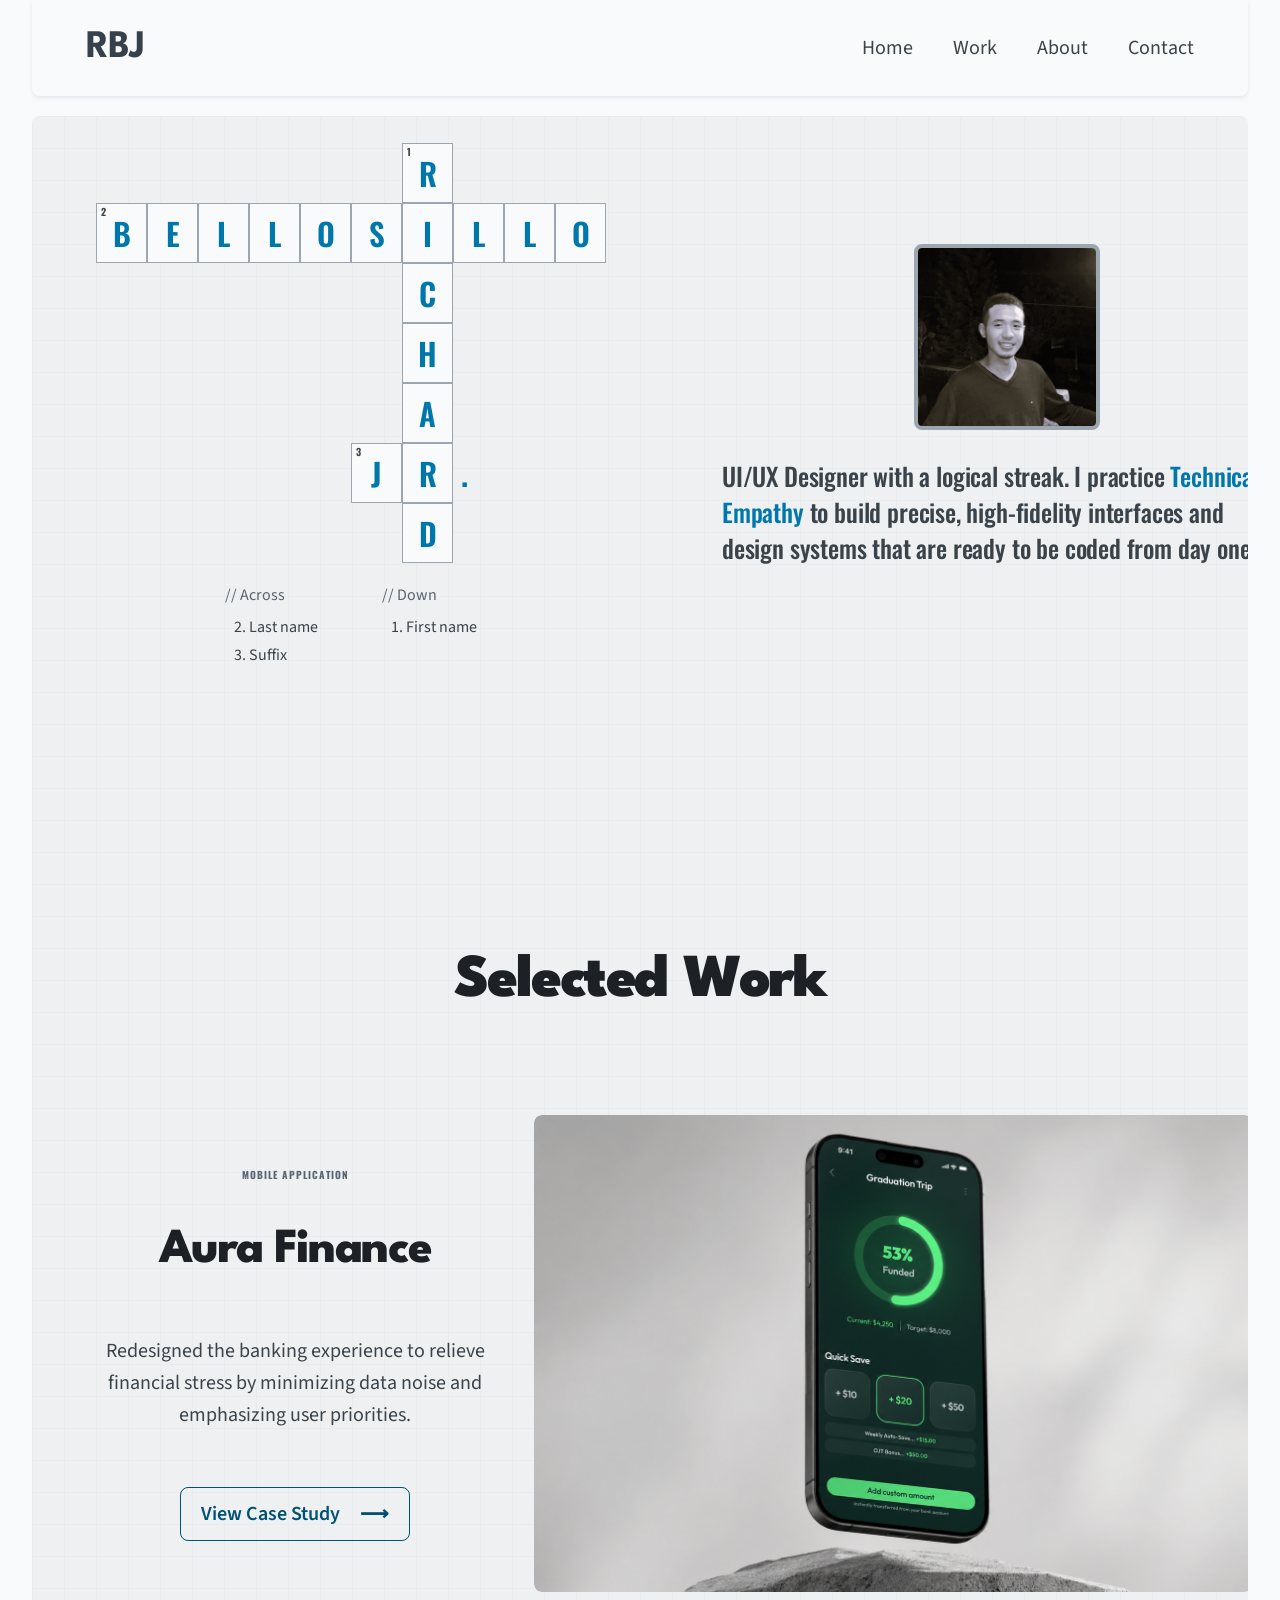
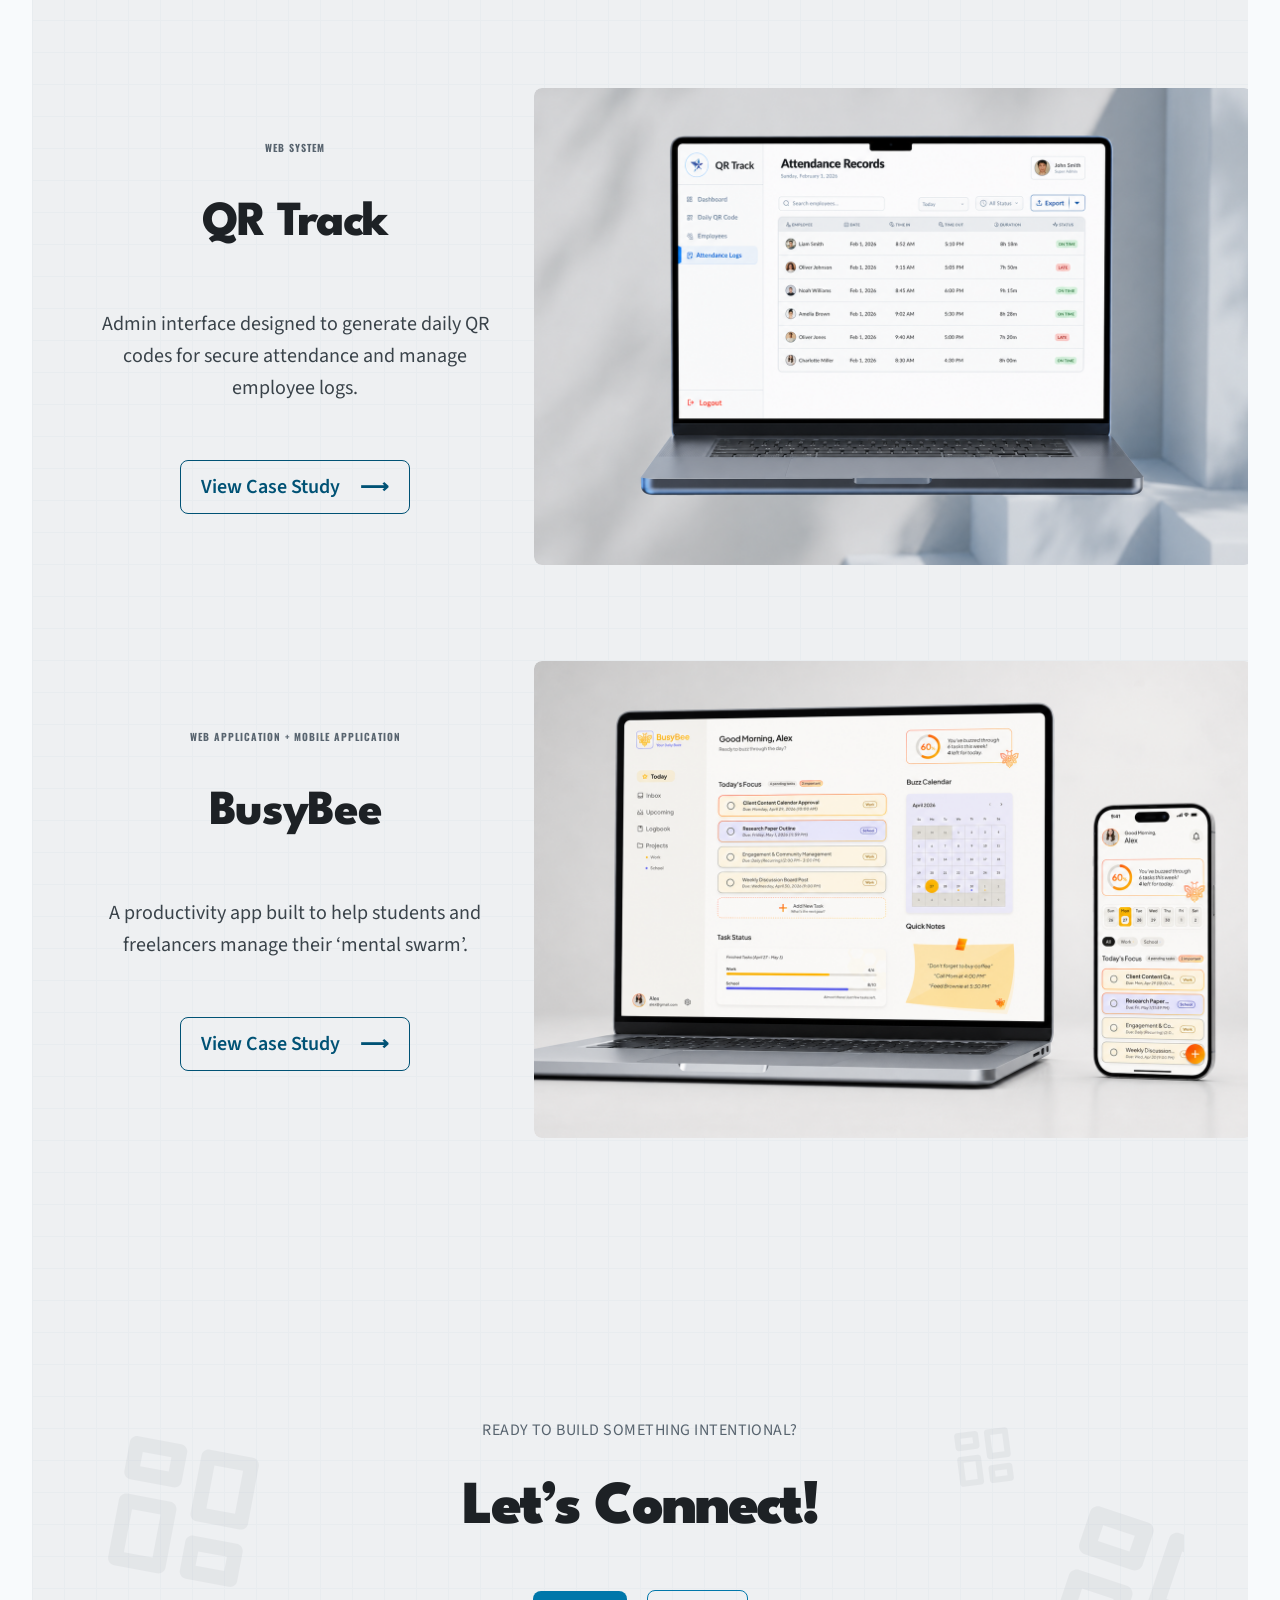
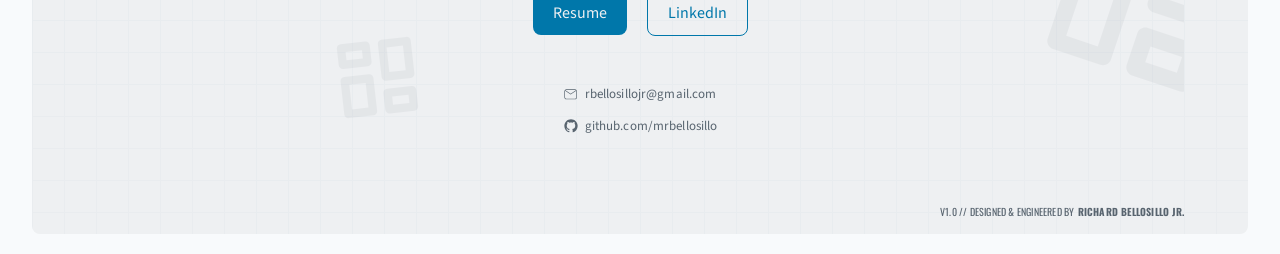
<file: index.html>
<!DOCTYPE html>
<html lang="en">
<head>
  <meta charset="UTF-8" />
  <meta name="viewport" content="width=device-width, initial-scale=1.0" />
  <meta name="description" content="Richard Bellosillo Jr. — UI/UX Designer with a logical streak. Building precise, high-fidelity interfaces and design systems." />
  <title>Richard Bellosillo Jr.</title>
  <meta property="og:type" content="website">
  <meta property="og:url" content="https://mrbellosillo.github.io/RBJ-portfolio/">
  <meta property="og:title" content="Richard Bellosillo Jr.">
  <meta property="og:description" content="Richard Bellosillo Jr. — UI/UX Designer with a logical streak. Building precise, high-fidelity interfaces and design systems.">
  <meta property="og:image" content="https://mrbellosillo.github.io/RBJ-portfolio/minimalist portfolio/portfolio thumbnail.png">

  <!-- Google Fonts -->
  <link rel="preconnect" href="https://fonts.googleapis.com" />
  <link rel="preconnect" href="https://fonts.gstatic.com" crossorigin />
  <link href="https://fonts.googleapis.com/css2?family=League+Spartan:wght@700;800;900&family=Oswald:wght@400;500;600;700&family=Source+Sans+Pro:ital,wght@0,400;0,600;1,400&display=swap" rel="stylesheet" />

  <!-- Stylesheets -->
  <link rel="stylesheet" href="styleguide.css" />
  <link rel="stylesheet" href="styles.css" />
</head>
<body class="home-page">

  <div class="page-wrapper">

    <!-- ================================================
         HEADER
         ================================================ -->
    <header class="site-header">
      <div class="header-inner">
        <a href="#" class="logo">RBJ</a>

        <nav class="nav-menus" id="nav-menus" aria-label="Main navigation">
          <a href="#hero" class="nav-link">Home</a>
          <a href="#work" class="nav-link">Work</a>
          <a href="about.html" class="nav-link">About</a>
          <a href="#contact" class="nav-link">Contact</a>
        </nav>

        <button class="nav-toggle" id="nav-toggle" aria-label="Toggle navigation" aria-expanded="false" aria-controls="nav-menus">
          <span></span>
          <span></span>
          <span></span>
        </button>
      </div>
    </header>

    <!-- ================================================
         MAIN CONTENT BLOCK
         ================================================ -->
    <main class="main-content">
      <div class="content-inner">

        <!-- ============================================
             HERO SECTION
             ============================================ -->
        <section class="hero-section" id="hero" aria-label="Introduction">

          <!-- Crossword Name Block -->
          <div class="name-block">
            <div class="crossword-name" role="img" aria-label="Crossword spelling Richard Bellosillo Jr.">

              <!-- =============================================
                   CROSSWORD LAYOUT
                   Grid: 10 cols x 7 rows, each cell = 51x60px
                   Total: 510px wide x 420px tall

                   RICHARD — Down, column 6 (0-indexed = 306px from left)
                   BELLOSILLO — Across, row 1 (60px from top)
                     BELLOS: cols 0-5 (0-510px)
                     I:      col 6  (shared with RICHARD)
                     LLO:    cols 7-9 (357-510px)
                   JR. — Across, row 5 (300px from top)
                     J: col 5  (255px)
                     R: col 6  (shared with RICHARD)
                     .: col ~7 (365px, floating text)
                   ============================================= -->

              <!-- RICHARD — Down, col 6 -->
              <div class="xw-cell" style="left:306px; top:0px;">
                <span class="xw-num">1</span>
                <span class="xw-letter">R</span>
              </div>
              <div class="xw-cell" style="left:306px; top:60px;">
                <span class="xw-letter">I</span>
              </div>
              <div class="xw-cell" style="left:306px; top:120px;">
                <span class="xw-letter">C</span>
              </div>
              <div class="xw-cell" style="left:306px; top:180px;">
                <span class="xw-letter">H</span>
              </div>
              <div class="xw-cell" style="left:306px; top:240px;">
                <span class="xw-letter">A</span>
              </div>
              <div class="xw-cell" style="left:306px; top:300px;">
                <span class="xw-letter">R</span>
              </div>
              <div class="xw-cell" style="left:306px; top:360px;">
                <span class="xw-letter">D</span>
              </div>

              <!-- BELLOS — Across, row 1, cols 0-5 -->
              <div class="xw-cell" style="left:0px; top:60px;">
                <span class="xw-num">2</span>
                <span class="xw-letter">B</span>
              </div>
              <div class="xw-cell" style="left:51px; top:60px;">
                <span class="xw-letter">E</span>
              </div>
              <div class="xw-cell" style="left:102px; top:60px;">
                <span class="xw-letter">L</span>
              </div>
              <div class="xw-cell" style="left:153px; top:60px;">
                <span class="xw-letter">L</span>
              </div>
              <div class="xw-cell" style="left:204px; top:60px;">
                <span class="xw-letter">O</span>
              </div>
              <div class="xw-cell" style="left:255px; top:60px;">
                <span class="xw-letter">S</span>
              </div>

              <!-- LLO continues — Across, row 1, cols 7-9 -->
              <div class="xw-cell" style="left:357px; top:60px;">
                <span class="xw-letter">L</span>
              </div>
              <div class="xw-cell" style="left:408px; top:60px;">
                <span class="xw-letter">L</span>
              </div>
              <div class="xw-cell" style="left:459px; top:60px;">
                <span class="xw-letter">O</span>
              </div>

              <!-- J — Across, row 5, col 5 -->
              <div class="xw-cell" style="left:255px; top:300px;">
                <span class="xw-num">3</span>
                <span class="xw-letter">J</span>
              </div>

              <!-- Period after JR (floating text, no border) -->
              <span class="xw-period">.</span>

            </div><!-- /.crossword-name -->

            <!-- Crossword Hints -->
            <div class="hint">
              <div class="hint-group">
                <p class="hint-label">// Across</p>
                <ol class="hint-list" start="2">
                  <li>Last name</li>
                  <li>Suffix</li>
                </ol>
              </div>
              <div class="hint-group">
                <p class="hint-label">// Down</p>
                <ol class="hint-list" start="1">
                  <li>First name</li>
                </ol>
              </div>
            </div>

          </div><!-- /.name-block -->

          <!-- Introduction Block -->
          <div class="intro-block">
            <div class="photo-frame">
              <img
                src="minimalist portfolio/warm.jpg"
                alt="Portrait of Richard Bellosillo Jr."
                loading="eager"
              />
            </div>
            <p class="bio-text">
              UI/UX Designer with a logical streak. I practice
              <span class="accent">Technical Empathy</span>
              to build precise, high-fidelity interfaces and design systems that are ready to be coded from day one.
            </p>
          </div>

        </section><!-- /.hero-section -->

        <!-- ============================================
             SELECTED WORK SECTION
             ============================================ -->
        <section class="selected-work-section" id="work" aria-label="Selected Work">
          <h2 class="section-title">Selected Work</h2>

          <div class="case-studies-list">

            <!-- Case Study 1: Aura Finance -->
            <article class="case-study" aria-label="Aura Finance case study">
              <div class="case-study-info">
                <div class="case-study-meta">
                  <p class="case-study-type">Mobile Application</p>
                  <h3 class="case-study-title">Aura Finance</h3>
                </div>
                <p class="case-study-desc">
                  Redesigned the banking experience to relieve financial stress by minimizing data noise and emphasizing user priorities.
                </p>
                <a href="aura-finance.html" class="cta-btn">View Case Study &nbsp;&nbsp;&nbsp;&nbsp;&#10230;</a>
              </div>
              <div class="mockup-preview">
                <img
                  src="minimalist portfolio/aura preview.png"
                  alt="Aura Finance app mockup"
                  loading="lazy"
                />
              </div>
            </article>

            <!-- Case Study 2: QR Track -->
            <article class="case-study" aria-label="QR Track case study">
              <div class="case-study-info">
                <div class="case-study-meta">
                  <p class="case-study-type">Web System</p>
                  <h3 class="case-study-title">QR Track</h3>
                </div>
                <p class="case-study-desc">
                  Admin interface designed to generate daily QR codes for secure attendance and manage employee logs.
                </p>
                <a href="qr-track.html" class="cta-btn">View Case Study &nbsp;&nbsp;&nbsp;&nbsp;&#10230;</a>
              </div>
              <div class="mockup-preview">
                <img
                  src="minimalist portfolio/qr track preview.png"
                  alt="QR Track web system mockup"
                  loading="lazy"
                />
              </div>
            </article>

            <!-- Case Study 3: BusyBee -->
            <article class="case-study" aria-label="BusyBee case study">
              <div class="case-study-info">
                <div class="case-study-meta">
                  <p class="case-study-type">Web Application + Mobile Application</p>
                  <h3 class="case-study-title">BusyBee</h3>
                </div>
                <p class="case-study-desc">
                  A productivity app built to help students and freelancers manage their &lsquo;mental swarm&rsquo;.
                </p>
                <a href="busybee.html" class="cta-btn">View Case Study &nbsp;&nbsp;&nbsp;&nbsp;&#10230;</a>
              </div>
              <div class="mockup-preview">
                <img
                  src="minimalist portfolio/busybee preview.png"
                  alt="BusyBee productivity app mockup"
                  loading="lazy"
                />
              </div>
            </article>

          </div><!-- /.case-studies-list -->
        </section><!-- /.selected-work-section -->

        <footer class="site-footer" id="contact" aria-label="Contact and footer">

            <!-- Decorative QR-code SVG patterns (5% opacity) -->
            <div class="deco-svg deco-tl" aria-hidden="true">
                <svg viewBox="0 0 174.834 174.834" fill="none" xmlns="http://www.w3.org/2000/svg">
                <path d="M145.695 21.8543H101.987C97.98 21.8543 94.7019 25.1324 94.7019 29.139V87.4171C94.7019 91.4238 97.98 94.7019 101.987 94.7019H145.695C149.702 94.7019 152.98 91.4238 152.98 87.4171V29.139C152.98 25.1324 149.702 21.8543 145.695 21.8543ZM138.41 80.1324H109.271V36.4238H138.41V80.1324ZM72.8476 21.8543H29.139C25.1324 21.8543 21.8543 25.1324 21.8543 29.139V58.2781C21.8543 62.2847 25.1324 65.5629 29.139 65.5629H72.8476C76.8542 65.5629 80.1324 62.2847 80.1324 58.2781V29.139C80.1324 25.1324 76.8542 21.8543 72.8476 21.8543ZM65.5629 50.9933H36.4238V36.4238H65.5629V50.9933ZM145.695 109.271H101.987C97.98 109.271 94.7019 112.55 94.7019 116.556V145.695C94.7019 149.702 97.98 152.98 101.987 152.98H145.695C149.702 152.98 152.98 149.702 152.98 145.695V116.556C152.98 112.55 149.702 109.271 145.695 109.271ZM138.41 138.41H109.271V123.841H138.41V138.41ZM72.8476 80.1324H29.139C25.1324 80.1324 21.8543 83.4105 21.8543 87.4171V145.695C21.8543 149.702 25.1324 152.98 29.139 152.98H72.8476C76.8542 152.98 80.1324 149.702 80.1324 145.695V87.4171C80.1324 83.4105 76.8542 80.1324 72.8476 80.1324ZM65.5629 138.41H36.4238V94.7019H65.5629V138.41Z" fill="var(--brandprimary)" />
                </svg>
            </div>

            <div class="deco-svg deco-ml" aria-hidden="true">
                <svg viewBox="0 0 99.0884 99.0884" fill="none" xmlns="http://www.w3.org/2000/svg">
                <path d="M82.5736 12.386H57.8015C55.5308 12.386 53.6729 14.244 53.6729 16.5147V49.5442C53.6729 51.815 55.5308 53.6729 57.8015 53.6729H82.5736C84.8444 53.6729 86.7023 51.815 86.7023 49.5442V16.5147C86.7023 14.244 84.8444 12.386 82.5736 12.386ZM78.445 45.4155H61.9302V20.6434H78.445V45.4155ZM41.2868 12.386H16.5147C14.244 12.386 12.386 14.244 12.386 16.5147V33.0295C12.386 35.3002 14.244 37.1581 16.5147 37.1581H41.2868C43.5576 37.1581 45.4155 35.3002 45.4155 33.0295V16.5147C45.4155 14.244 43.5576 12.386 41.2868 12.386ZM37.1581 28.9008H20.6434V20.6434H37.1581V28.9008ZM82.5736 61.9302H57.8015C55.5308 61.9302 53.6729 63.7881 53.6729 66.0589V82.5736C53.6729 84.8444 55.5308 86.7023 57.8015 86.7023H82.5736C84.8444 86.7023 86.7023 84.8444 86.7023 82.5736V66.0589C86.7023 63.7881 84.8444 61.9302 82.5736 61.9302ZM78.445 78.445H61.9302V70.1876H78.445V78.445ZM41.2868 45.4155H16.5147C14.244 45.4155 12.386 47.2734 12.386 49.5442V82.5736C12.386 84.8444 14.244 86.7023 16.5147 86.7023H41.2868C43.5576 86.7023 45.4155 84.8444 45.4155 82.5736V49.5442C45.4155 47.2734 43.5576 45.4155 41.2868 45.4155ZM37.1581 78.445H20.6434V53.6729H37.1581V78.445Z" fill="var(--brandprimary)" />
                </svg>
            </div>

            <div class="deco-svg deco-tr" aria-hidden="true">
                <svg viewBox="0 0 200 200" fill="none" xmlns="http://www.w3.org/2000/svg">
                <path d="M166.667 25H116.667C112.083 25 108.333 28.75 108.333 33.3333V100C108.333 104.583 112.083 108.333 116.667 108.333H166.667C171.25 108.333 175 104.583 175 100V33.3333C175 28.75 171.25 25 166.667 25ZM158.333 91.6667H125V41.6667H158.333V91.6667ZM83.3333 25H33.3333C28.75 25 25 28.75 25 33.3333V66.6667C25 71.25 28.75 75 33.3333 75H83.3333C87.9167 75 91.6667 71.25 91.6667 66.6667V33.3333C91.6667 28.75 87.9167 25 83.3333 25ZM75 58.3333H41.6667V41.6667H75V58.3333ZM166.667 125H116.667C112.083 125 108.333 128.75 108.333 133.333V166.667C108.333 171.25 112.083 175 116.667 175H166.667C171.25 175 175 171.25 175 166.667V133.333C175 128.75 171.25 125 166.667 125ZM158.333 158.333H125V141.667H158.333V158.333ZM83.3333 91.6667H33.3333C28.75 91.6667 25 95.4167 25 100V166.667C25 171.25 28.75 175 33.3333 175H83.3333C87.9167 175 91.6667 171.25 91.6667 166.667V100C91.6667 95.4167 87.9167 91.6667 83.3333 91.6667ZM75 158.333H41.6667V108.333H75V158.333Z" fill="var(--brandprimary)" />
                </svg>
            </div>

            <div class="deco-svg deco-mr" aria-hidden="true">
                <svg viewBox="0 0 71.5148 71.5148" fill="none" xmlns="http://www.w3.org/2000/svg">
                <path d="M59.5957 8.93935H41.717C40.0781 8.93935 38.7372 10.2803 38.7372 11.9191V35.7574C38.7372 37.3963 40.0781 38.7372 41.717 38.7372H59.5957C61.2345 38.7372 62.5754 37.3963 62.5754 35.7574V11.9191C62.5754 10.2803 61.2345 8.93935 59.5957 8.93935ZM56.6159 32.7776H44.6967V14.8989H56.6159V32.7776ZM29.7978 8.93935H11.9191C10.2803 8.93935 8.93935 10.2803 8.93935 11.9191V23.8383C8.93935 25.4771 10.2803 26.818 11.9191 26.818H29.7978C31.4367 26.818 32.7776 25.4771 32.7776 23.8383V11.9191C32.7776 10.2803 31.4367 8.93935 29.7978 8.93935ZM26.818 20.8585H14.8989V14.8989H26.818V20.8585ZM59.5957 44.6967H41.717C40.0781 44.6967 38.7372 46.0376 38.7372 47.6765V59.5957C38.7372 61.2345 40.0781 62.5754 41.717 62.5754H59.5957C61.2345 62.5754 62.5754 61.2345 62.5754 59.5957V47.6765C62.5754 46.0376 61.2345 44.6967 59.5957 44.6967ZM56.6159 56.6159H44.6967V50.6563H56.6159V56.6159ZM29.7978 32.7776H11.9191C10.2803 32.7776 8.93935 34.1185 8.93935 35.7574V59.5957C8.93935 61.2345 10.2803 62.5754 11.9191 62.5754H29.7978C31.4367 62.5754 32.7776 61.2345 32.7776 59.5957V35.7574C32.7776 34.1185 31.4367 32.7776 29.7978 32.7776ZM26.818 56.6159H14.8989V38.7372H26.818V56.6159Z" fill="var(--brandprimary)" />
                </svg>
            </div>

            <!-- Footer Content -->
            <div class="footer-inner">

                <div class="footer-headline-group">
                <p class="footer-eyebrow">READY TO BUILD SOMETHING INTENTIONAL?</p>
                <h2 class="footer-headline">Let&rsquo;s Connect!</h2>
                </div>

                <div class="footer-ctas">
                <a href="https://drive.google.com/file/d/1YTDN8QaPGdfFzStg_hCGcjBc7tgUQd3_/view?usp=sharing" target="_blank" class="btn-filled">Resume</a>
                <a href="https://www.linkedin.com/in/mrbellosillo/" class="btn-outline-sm" target="_blank" rel="noopener noreferrer">LinkedIn</a>
                </div>

                <div class="other-socials">
                <!-- Email -->
                <div class="social-row">
                    <svg viewBox="0 0 16 16" fill="none" xmlns="http://www.w3.org/2000/svg" aria-hidden="true">
                    <path d="M3.33333 3.33333H12C12.5304 3.33333 13.0391 3.54405 13.4142 3.91912C13.7893 4.29419 14 4.8029 14 5.33333V11.3333C14 11.8638 13.7893 12.3725 13.4142 12.7475C13.0391 13.1226 12.5304 13.3333 12 13.3333H3.33333C2.8029 13.3333 2.29419 13.1226 1.91912 12.7475C1.54405 12.3725 1.33333 11.8638 1.33333 11.3333V5.33333C1.33333 4.8029 1.54405 4.29419 1.91912 3.91912C2.29419 3.54405 2.8029 3.33333 3.33333 3.33333ZM3.33333 4C3 4 2.70667 4.11333 2.48 4.31333L7.66667 7.66667L12.8533 4.31333C12.6267 4.11333 12.3333 4 12 4H3.33333ZM7.66667 8.47333L2.08667 4.85333C2.03333 5 2 5.16667 2 5.33333V11.3333C2 11.687 2.14048 12.0261 2.39052 12.2761C2.64057 12.5262 2.97971 12.6667 3.33333 12.6667H12C12.3536 12.6667 12.6928 12.5262 12.9428 12.2761C13.1929 12.0261 13.3333 11.687 13.3333 11.3333V5.33333C13.3333 5.16667 13.3 5 13.2467 4.85333L7.66667 8.47333Z" fill="var(--neutral-40)" />
                    </svg>
                    <a href="https://mail.google.com/mail/?view=cm&fs=1&to=rbellosillojr@gmail.com" target="_blank" rel="noopener noreferrer">rbellosillojr@gmail.com</a>
                </div>
                <!-- GitHub -->
                <div class="social-row">
                    <svg viewBox="0 0 16 16" fill="none" xmlns="http://www.w3.org/2000/svg" aria-hidden="true">
                    <path d="M8 1.33333C7.12452 1.33333 6.25761 1.50577 5.44878 1.8408C4.63994 2.17583 3.90501 2.6669 3.28595 3.28595C2.03571 4.5362 1.33333 6.23189 1.33333 8C1.33333 10.9467 3.24667 13.4467 5.89333 14.3333C6.22667 14.3867 6.33333 14.18 6.33333 14V12.8733C4.48667 13.2733 4.09333 11.98 4.09333 11.98C3.78667 11.2067 3.35333 11 3.35333 11C2.74667 10.5867 3.4 10.6 3.4 10.6C4.06667 10.6467 4.42 11.2867 4.42 11.2867C5 12.3 5.98 12 6.36 11.84C6.42 11.4067 6.59333 11.1133 6.78 10.9467C5.3 10.78 3.74667 10.2067 3.74667 7.66667C3.74667 6.92667 4 6.33333 4.43333 5.86C4.36667 5.69333 4.13333 5 4.5 4.1C4.5 4.1 5.06 3.92 6.33333 4.78C6.86 4.63333 7.43333 4.56 8 4.56C8.56667 4.56 9.14 4.63333 9.66667 4.78C10.94 3.92 11.5 4.1 11.5 4.1C11.8667 5 11.6333 5.69333 11.5667 5.86C12 6.33333 12.2533 6.92667 12.2533 7.66667C12.2533 10.2133 10.6933 10.7733 9.20667 10.94C9.44667 11.1467 9.66667 11.5533 9.66667 12.1733V14C9.66667 14.18 9.77333 14.3933 10.1133 14.3333C12.76 13.44 14.6667 10.9467 14.6667 8C14.6667 7.12452 14.4942 6.25761 14.1592 5.44878C13.8242 4.63994 13.3331 3.90501 12.714 3.28595C12.095 2.6669 11.3601 2.17583 10.5512 1.8408C9.74239 1.50577 8.87548 1.33333 8 1.33333Z" fill="var(--neutral-40)" />
                    </svg>
                    <a href="https://github.com/mrbellosillo" target="_blank" rel="noopener noreferrer">github.com/mrbellosillo</a>
                </div>
                </div>

                <p class="footer-credit">
                    <span class="credit-unbold">V1.0 // Designed &amp; Engineered by</span> Richard Bellosillo Jr.
                </p>

            </div><!-- /.footer-inner -->
        </footer><!-- /.site-footer -->

      </div><!-- /.content-inner -->
    </main><!-- /.main-content -->

    <!-- ================================================
         FOOTER
         ================================================ -->
    
    <!-- Back to Top FAB -->
    <button id="back-to-top" class="fab-back-to-top" aria-label="Back to top" title="Back to top">
    <svg xmlns="http://www.w3.org/2000/svg" width="24" height="24" viewBox="0 0 24 24" fill="none" stroke="currentColor" stroke-width="2.5" stroke-linecap="round" stroke-linejoin="round">
        <polyline points="18 15 12 9 6 15"></polyline>
    </svg>
    </button>
  </div><!-- /.page-wrapper -->

  <script src="script.js"></script>
</body>
</html>
</file>
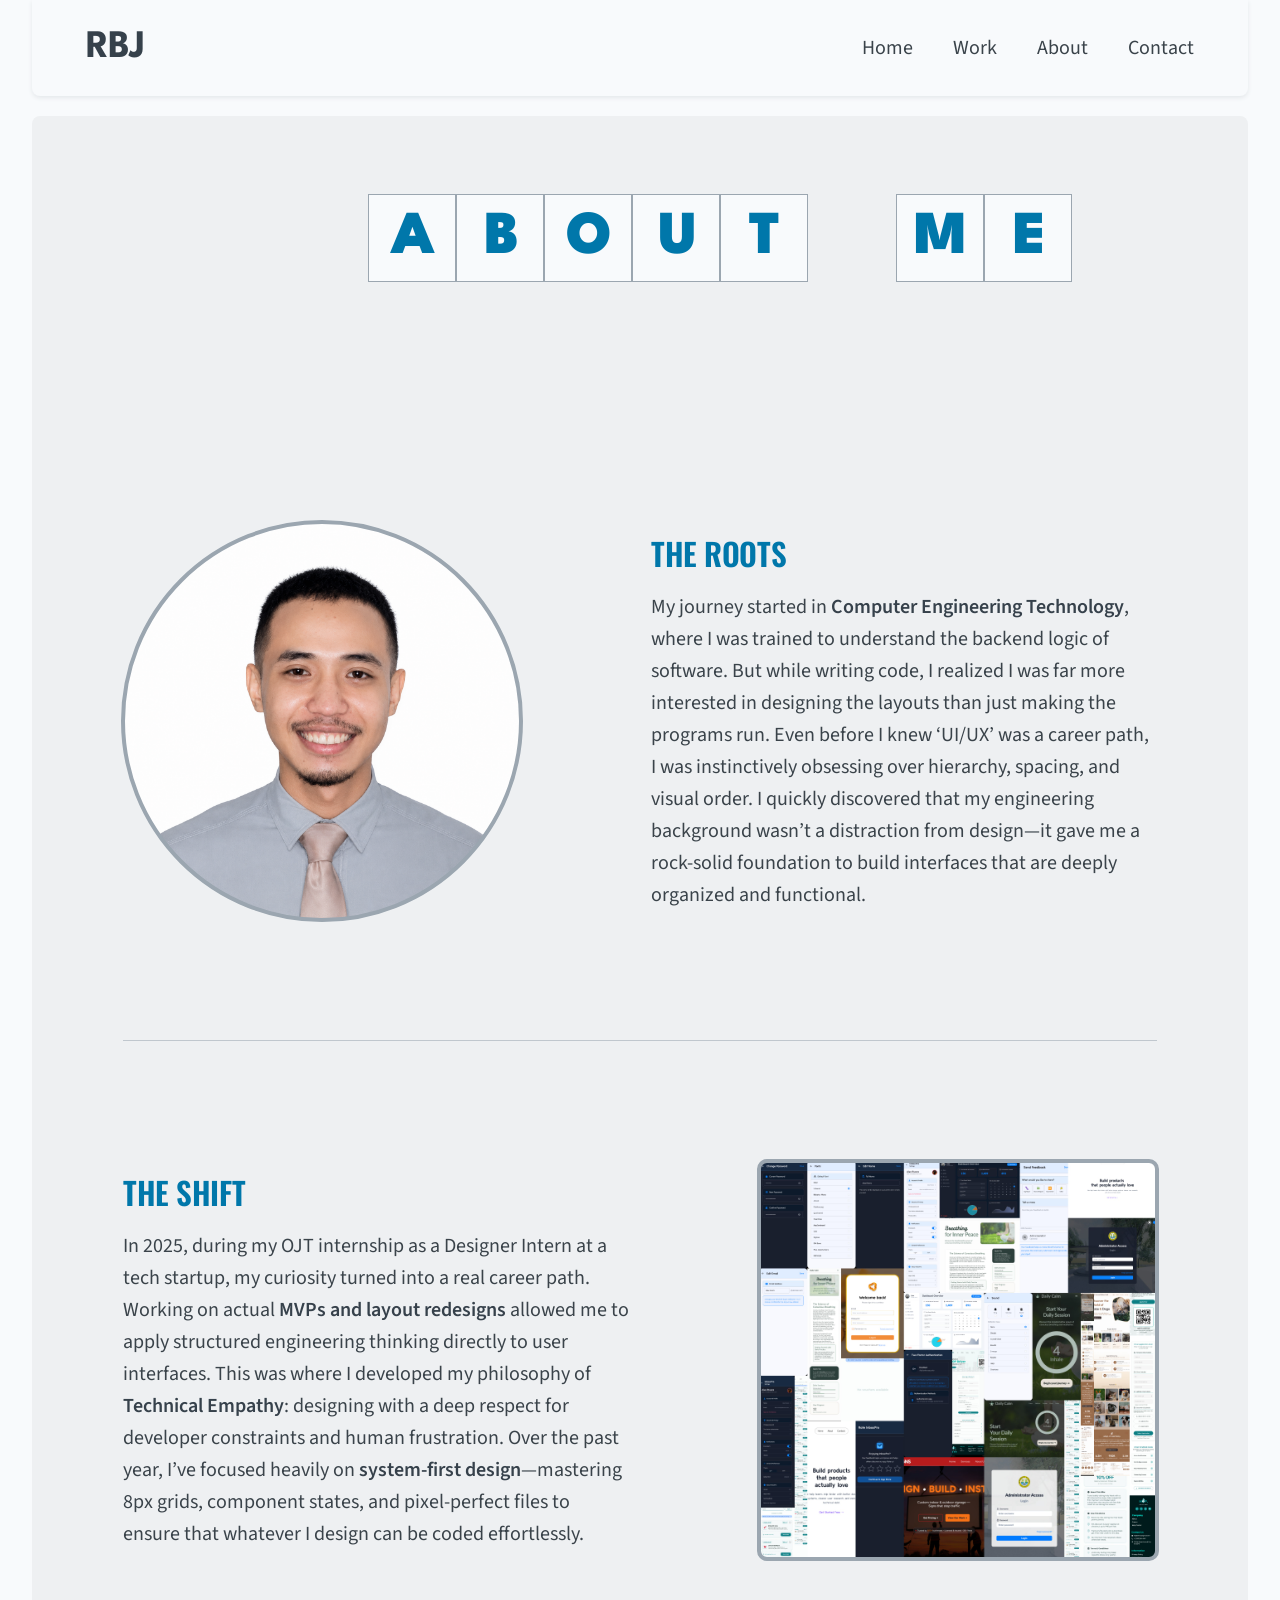
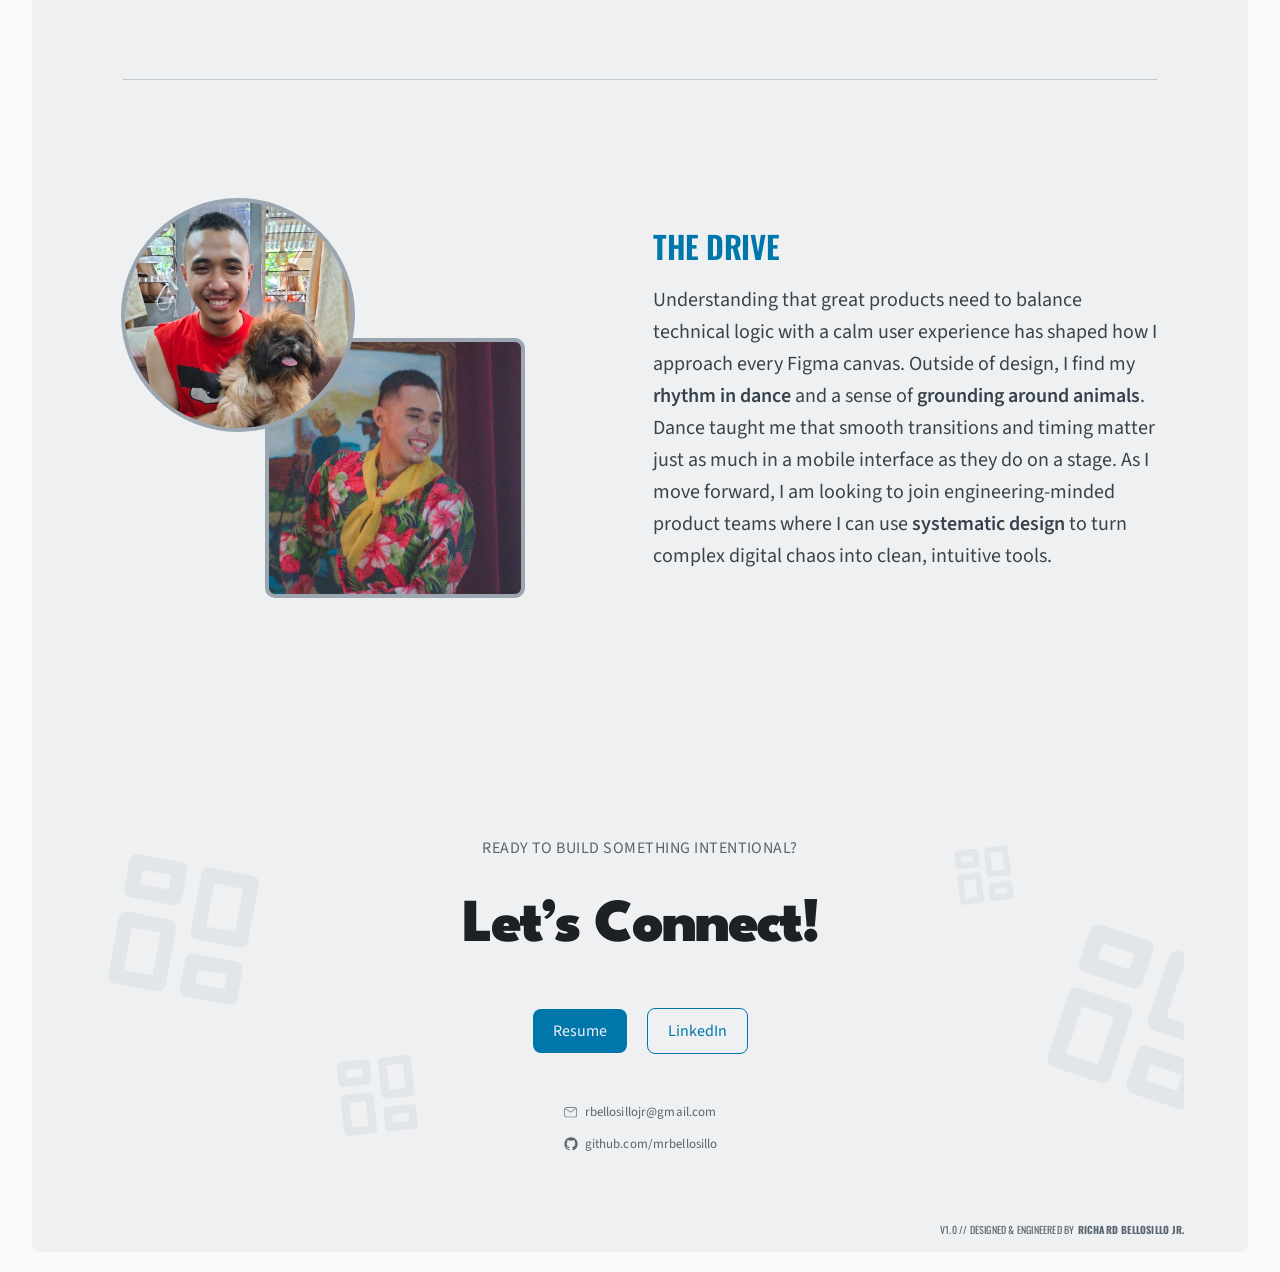
<file: about.html>
<!DOCTYPE html>
<html lang="en">
<head>
  <meta charset="UTF-8" />
  <meta name="viewport" content="width=device-width, initial-scale=1.0" />
  <meta name="description" content="Richard Bellosillo Jr. — UI/UX Designer with a logical streak. Building precise, high-fidelity interfaces and design systems." />
  <title>About — Richard Bellosillo Jr.</title>

  <!-- Google Fonts -->
  <link rel="preconnect" href="https://fonts.googleapis.com" />
  <link rel="preconnect" href="https://fonts.gstatic.com" crossorigin />
  <link href="https://fonts.googleapis.com/css2?family=League+Spartan:wght@700;800;900&family=Oswald:wght@400;500;600;700&family=Source+Sans+Pro:ital,wght@0,400;0,600;1,400&display=swap" rel="stylesheet" />

  <!-- Stylesheets -->
  <link rel="stylesheet" href="styleguide.css" />
  <link rel="stylesheet" href="styles.css" />
</head>
<body class="home-page">

  <div class="page-wrapper">

    <!-- ================================================
         HEADER
         ================================================ -->
    <header class="site-header">
      <div class="header-inner">
        <a href="#" class="logo">RBJ</a>

        <nav class="nav-menus" id="nav-menus" aria-label="Main navigation">
          <a href="index.html" class="nav-link">Home</a>
          <a href="index.html#work" class="nav-link">Work</a>
          <a href="about.html" class="nav-link">About</a>
          <a href="#contact" class="nav-link">Contact</a>
        </nav>

        <button class="nav-toggle" id="nav-toggle" aria-label="Toggle navigation" aria-expanded="false" aria-controls="nav-menus">
          <span></span>
          <span></span>
          <span></span>
        </button>
      </div>
    </header>

    <!-- ================================================
         MAIN CONTENT BLOCK
         ================================================ -->
    <main class="main-content-about">
      <div class="content-inner-about">

        <!-- ============================================
             HERO SECTION
             ============================================ -->
        <section class="hero-section" id="hero" aria-label="Introduction">

          <div class="about-crossword">
            <div class="cell" style="left:272px; top:0px;">
              <span class="letter">A</span>
            </div>
            <div class="cell" style="left:360px; top:0px;">
              <span class="letter">B</span>
            </div>
            <div class="cell" style="left:448px; top:0px;">
              <span class="letter">O</span>
            </div>
            <div class="cell" style="left:536px; top:0px;">
              <span class="letter">U</span>
            </div>
            <div class="cell" style="left:624px; top:0px;">
              <span class="letter">T</span>
            </div>
            <div class="cell" style="left:800px; top:0px;">
              <span class="letter">M</span>
            </div>
            <div class="cell" style="left:888px; top:0px;">
              <span class="letter">E</span>
            </div>
          </div><!-- /.about-crossword -->

        </section>

        <!-- ============================================
             SELECTED WORK SECTION
             ============================================ -->
       <!-- STORY SECTIONS -->
        <div class="story-sections">

          <!-- THE ROOTS -->
          <section class="story-section">
            <div class="story-row">
              <!--
                Replace src with your actual photo.
                File: images/profile.jpg
                Original Figma asset: 6dfa6acd63984bf777a2fb2b3a097ff31e61cd87.png
              -->
              <div class="story-image-wrap">
                <img src="minimalist portfolio/Profile.png" alt="Profile photo" />
              </div>
              <div class="story-text">
                <h3 class="section-label">THE ROOTS</h3>
                <p class="body-large">
                  My journey started in <strong>Computer Engineering Technology</strong>,
                  where I was trained to understand the backend logic of software.
                  But while writing code, I realized I was far more interested in
                  designing the layouts than just making the programs run. Even before
                  I knew &lsquo;UI/UX&rsquo; was a career path, I was instinctively obsessing over
                  hierarchy, spacing, and visual order. I quickly discovered that my
                  engineering </br>background wasn&rsquo;t a distraction from design&mdash;it gave me a
                  rock-solid foundation to build interfaces that are deeply organized
                  and functional.
                </p>
              </div>
            </div>
            <hr class="section-divider" />
          </section>

          <!-- THE SHIFT -->
          <section class="story-section">
            <div class="story-row story-row--text-first">

                <div class="story-image-wrap-works">
                <img src="minimalist portfolio/the shift.jpg" alt="The Shift — internship work" />
              </div>
              <div class="story-text">
                <h3 class="section-label">THE SHIFT</h3>
                <p class="body-large">
                  In 2025, during my OJT internship as a Designer Intern at a tech
                  startup, my curiosity turned into a real career path. Working on
                  actual <strong>MVPs and layout redesigns</strong> allowed me to apply
                  structured engineering thinking directly to user interfaces. This was
                  where I developed my philosophy of <strong>Technical Empathy</strong>:
                  designing with a deep respect for developer constraints and human
                  frustration. Over the past year, I&rsquo;ve focused heavily on
                  <strong>system-first design</strong>&mdash;mastering 8px grids, component
                  states, and pixel-perfect files to ensure that whatever I design can
                  be coded effortlessly.
                </p>
              </div>

            </div>
            <hr class="section-divider" />
          </section>

          <!-- THE DRIVE -->
          <section class="story-section">
            <div class="story-row">
              <!--
                Stacked photo collage.
                Dance photo — images/dance.jpg (Figma: 513a9cdfbe1ffea690e46f944f54cb5032b13f3c.png)
                Dog photo   — images/dog.jpg   (Figma: 1f6eb8552fac8032ffe563211437afd82676838b.png)
              -->
              <div class="drive-photos" aria-label="Dance and dog photos">
                <div class="drive-photo-square">
                  <img src="minimalist portfolio/folkdance yarn.jpg" alt="Dance photo" />
                </div>
                <div class="drive-photo-circular">
                  <img src="minimalist portfolio/the drive - dog.jpeg" alt="Dog photo" />
                </div>
              </div>
              <div class="story-text">
                <h3 class="section-label">THE DRIVE</h3>
                <p class="body-large">
                  Understanding that great products need to balance technical logic
                  with a calm user experience has shaped how I approach every Figma
                  canvas. Outside of design, I find my <strong>rhythm in dance</strong>
                  and a sense of <strong>grounding around animals</strong>. Dance
                  taught me that smooth transitions and timing matter just as much in a
                  mobile interface as they do on a stage. As I move forward, I am
                  looking to join engineering-minded product teams where I can use
                  <strong>systematic design</strong> to turn complex digital chaos into
                  clean, intuitive tools.
                </p>
              </div>
            </div>
          </section>

        </div><!-- /.story-sections -->


        <footer class="site-footer" id="contact" aria-label="Contact and footer">

            <!-- Decorative QR-code SVG patterns (5% opacity) -->
            <div class="deco-svg deco-tl" aria-hidden="true">
                <svg viewBox="0 0 174.834 174.834" fill="none" xmlns="http://www.w3.org/2000/svg">
                <path d="M145.695 21.8543H101.987C97.98 21.8543 94.7019 25.1324 94.7019 29.139V87.4171C94.7019 91.4238 97.98 94.7019 101.987 94.7019H145.695C149.702 94.7019 152.98 91.4238 152.98 87.4171V29.139C152.98 25.1324 149.702 21.8543 145.695 21.8543ZM138.41 80.1324H109.271V36.4238H138.41V80.1324ZM72.8476 21.8543H29.139C25.1324 21.8543 21.8543 25.1324 21.8543 29.139V58.2781C21.8543 62.2847 25.1324 65.5629 29.139 65.5629H72.8476C76.8542 65.5629 80.1324 62.2847 80.1324 58.2781V29.139C80.1324 25.1324 76.8542 21.8543 72.8476 21.8543ZM65.5629 50.9933H36.4238V36.4238H65.5629V50.9933ZM145.695 109.271H101.987C97.98 109.271 94.7019 112.55 94.7019 116.556V145.695C94.7019 149.702 97.98 152.98 101.987 152.98H145.695C149.702 152.98 152.98 149.702 152.98 145.695V116.556C152.98 112.55 149.702 109.271 145.695 109.271ZM138.41 138.41H109.271V123.841H138.41V138.41ZM72.8476 80.1324H29.139C25.1324 80.1324 21.8543 83.4105 21.8543 87.4171V145.695C21.8543 149.702 25.1324 152.98 29.139 152.98H72.8476C76.8542 152.98 80.1324 149.702 80.1324 145.695V87.4171C80.1324 83.4105 76.8542 80.1324 72.8476 80.1324ZM65.5629 138.41H36.4238V94.7019H65.5629V138.41Z" fill="var(--brandprimary)" />
                </svg>
            </div>

            <div class="deco-svg deco-ml" aria-hidden="true">
                <svg viewBox="0 0 99.0884 99.0884" fill="none" xmlns="http://www.w3.org/2000/svg">
                <path d="M82.5736 12.386H57.8015C55.5308 12.386 53.6729 14.244 53.6729 16.5147V49.5442C53.6729 51.815 55.5308 53.6729 57.8015 53.6729H82.5736C84.8444 53.6729 86.7023 51.815 86.7023 49.5442V16.5147C86.7023 14.244 84.8444 12.386 82.5736 12.386ZM78.445 45.4155H61.9302V20.6434H78.445V45.4155ZM41.2868 12.386H16.5147C14.244 12.386 12.386 14.244 12.386 16.5147V33.0295C12.386 35.3002 14.244 37.1581 16.5147 37.1581H41.2868C43.5576 37.1581 45.4155 35.3002 45.4155 33.0295V16.5147C45.4155 14.244 43.5576 12.386 41.2868 12.386ZM37.1581 28.9008H20.6434V20.6434H37.1581V28.9008ZM82.5736 61.9302H57.8015C55.5308 61.9302 53.6729 63.7881 53.6729 66.0589V82.5736C53.6729 84.8444 55.5308 86.7023 57.8015 86.7023H82.5736C84.8444 86.7023 86.7023 84.8444 86.7023 82.5736V66.0589C86.7023 63.7881 84.8444 61.9302 82.5736 61.9302ZM78.445 78.445H61.9302V70.1876H78.445V78.445ZM41.2868 45.4155H16.5147C14.244 45.4155 12.386 47.2734 12.386 49.5442V82.5736C12.386 84.8444 14.244 86.7023 16.5147 86.7023H41.2868C43.5576 86.7023 45.4155 84.8444 45.4155 82.5736V49.5442C45.4155 47.2734 43.5576 45.4155 41.2868 45.4155ZM37.1581 78.445H20.6434V53.6729H37.1581V78.445Z" fill="var(--brandprimary)" />
                </svg>
            </div>

            <div class="deco-svg deco-tr" aria-hidden="true">
                <svg viewBox="0 0 200 200" fill="none" xmlns="http://www.w3.org/2000/svg">
                <path d="M166.667 25H116.667C112.083 25 108.333 28.75 108.333 33.3333V100C108.333 104.583 112.083 108.333 116.667 108.333H166.667C171.25 108.333 175 104.583 175 100V33.3333C175 28.75 171.25 25 166.667 25ZM158.333 91.6667H125V41.6667H158.333V91.6667ZM83.3333 25H33.3333C28.75 25 25 28.75 25 33.3333V66.6667C25 71.25 28.75 75 33.3333 75H83.3333C87.9167 75 91.6667 71.25 91.6667 66.6667V33.3333C91.6667 28.75 87.9167 25 83.3333 25ZM75 58.3333H41.6667V41.6667H75V58.3333ZM166.667 125H116.667C112.083 125 108.333 128.75 108.333 133.333V166.667C108.333 171.25 112.083 175 116.667 175H166.667C171.25 175 175 171.25 175 166.667V133.333C175 128.75 171.25 125 166.667 125ZM158.333 158.333H125V141.667H158.333V158.333ZM83.3333 91.6667H33.3333C28.75 91.6667 25 95.4167 25 100V166.667C25 171.25 28.75 175 33.3333 175H83.3333C87.9167 175 91.6667 171.25 91.6667 166.667V100C91.6667 95.4167 87.9167 91.6667 83.3333 91.6667ZM75 158.333H41.6667V108.333H75V158.333Z" fill="var(--brandprimary)" />
                </svg>
            </div>

            <div class="deco-svg deco-mr" aria-hidden="true">
                <svg viewBox="0 0 71.5148 71.5148" fill="none" xmlns="http://www.w3.org/2000/svg">
                <path d="M59.5957 8.93935H41.717C40.0781 8.93935 38.7372 10.2803 38.7372 11.9191V35.7574C38.7372 37.3963 40.0781 38.7372 41.717 38.7372H59.5957C61.2345 38.7372 62.5754 37.3963 62.5754 35.7574V11.9191C62.5754 10.2803 61.2345 8.93935 59.5957 8.93935ZM56.6159 32.7776H44.6967V14.8989H56.6159V32.7776ZM29.7978 8.93935H11.9191C10.2803 8.93935 8.93935 10.2803 8.93935 11.9191V23.8383C8.93935 25.4771 10.2803 26.818 11.9191 26.818H29.7978C31.4367 26.818 32.7776 25.4771 32.7776 23.8383V11.9191C32.7776 10.2803 31.4367 8.93935 29.7978 8.93935ZM26.818 20.8585H14.8989V14.8989H26.818V20.8585ZM59.5957 44.6967H41.717C40.0781 44.6967 38.7372 46.0376 38.7372 47.6765V59.5957C38.7372 61.2345 40.0781 62.5754 41.717 62.5754H59.5957C61.2345 62.5754 62.5754 61.2345 62.5754 59.5957V47.6765C62.5754 46.0376 61.2345 44.6967 59.5957 44.6967ZM56.6159 56.6159H44.6967V50.6563H56.6159V56.6159ZM29.7978 32.7776H11.9191C10.2803 32.7776 8.93935 34.1185 8.93935 35.7574V59.5957C8.93935 61.2345 10.2803 62.5754 11.9191 62.5754H29.7978C31.4367 62.5754 32.7776 61.2345 32.7776 59.5957V35.7574C32.7776 34.1185 31.4367 32.7776 29.7978 32.7776ZM26.818 56.6159H14.8989V38.7372H26.818V56.6159Z" fill="var(--brandprimary)" />
                </svg>
            </div>

            <!-- Footer Content -->
            <div class="footer-inner">

                <div class="footer-headline-group">
                <p class="footer-eyebrow">READY TO BUILD SOMETHING INTENTIONAL?</p>
                <h2 class="footer-headline">Let&rsquo;s Connect!</h2>
                </div>

                <div class="footer-ctas">
                <a href="https://drive.google.com/file/d/1YTDN8QaPGdfFzStg_hCGcjBc7tgUQd3_/view?usp=sharing" target="_blank" class="btn-filled">Resume</a>
                <a href="https://www.linkedin.com/in/mrbellosillo/" class="btn-outline-sm" target="_blank" rel="noopener noreferrer">LinkedIn</a>
                </div>

                <div class="other-socials">
                <!-- Email -->
                <div class="social-row">
                    <svg viewBox="0 0 16 16" fill="none" xmlns="http://www.w3.org/2000/svg" aria-hidden="true">
                    <path d="M3.33333 3.33333H12C12.5304 3.33333 13.0391 3.54405 13.4142 3.91912C13.7893 4.29419 14 4.8029 14 5.33333V11.3333C14 11.8638 13.7893 12.3725 13.4142 12.7475C13.0391 13.1226 12.5304 13.3333 12 13.3333H3.33333C2.8029 13.3333 2.29419 13.1226 1.91912 12.7475C1.54405 12.3725 1.33333 11.8638 1.33333 11.3333V5.33333C1.33333 4.8029 1.54405 4.29419 1.91912 3.91912C2.29419 3.54405 2.8029 3.33333 3.33333 3.33333ZM3.33333 4C3 4 2.70667 4.11333 2.48 4.31333L7.66667 7.66667L12.8533 4.31333C12.6267 4.11333 12.3333 4 12 4H3.33333ZM7.66667 8.47333L2.08667 4.85333C2.03333 5 2 5.16667 2 5.33333V11.3333C2 11.687 2.14048 12.0261 2.39052 12.2761C2.64057 12.5262 2.97971 12.6667 3.33333 12.6667H12C12.3536 12.6667 12.6928 12.5262 12.9428 12.2761C13.1929 12.0261 13.3333 11.687 13.3333 11.3333V5.33333C13.3333 5.16667 13.3 5 13.2467 4.85333L7.66667 8.47333Z" fill="var(--neutral-40)" />
                    </svg>
                    <a href="https://mail.google.com/mail/?view=cm&fs=1&to=rbellosillojr@gmail.com" target="_blank" rel="noopener noreferrer">rbellosillojr@gmail.com</a>
                </div>
                <!-- GitHub -->
                <div class="social-row">
                    <svg viewBox="0 0 16 16" fill="none" xmlns="http://www.w3.org/2000/svg" aria-hidden="true">
                    <path d="M8 1.33333C7.12452 1.33333 6.25761 1.50577 5.44878 1.8408C4.63994 2.17583 3.90501 2.6669 3.28595 3.28595C2.03571 4.5362 1.33333 6.23189 1.33333 8C1.33333 10.9467 3.24667 13.4467 5.89333 14.3333C6.22667 14.3867 6.33333 14.18 6.33333 14V12.8733C4.48667 13.2733 4.09333 11.98 4.09333 11.98C3.78667 11.2067 3.35333 11 3.35333 11C2.74667 10.5867 3.4 10.6 3.4 10.6C4.06667 10.6467 4.42 11.2867 4.42 11.2867C5 12.3 5.98 12 6.36 11.84C6.42 11.4067 6.59333 11.1133 6.78 10.9467C5.3 10.78 3.74667 10.2067 3.74667 7.66667C3.74667 6.92667 4 6.33333 4.43333 5.86C4.36667 5.69333 4.13333 5 4.5 4.1C4.5 4.1 5.06 3.92 6.33333 4.78C6.86 4.63333 7.43333 4.56 8 4.56C8.56667 4.56 9.14 4.63333 9.66667 4.78C10.94 3.92 11.5 4.1 11.5 4.1C11.8667 5 11.6333 5.69333 11.5667 5.86C12 6.33333 12.2533 6.92667 12.2533 7.66667C12.2533 10.2133 10.6933 10.7733 9.20667 10.94C9.44667 11.1467 9.66667 11.5533 9.66667 12.1733V14C9.66667 14.18 9.77333 14.3933 10.1133 14.3333C12.76 13.44 14.6667 10.9467 14.6667 8C14.6667 7.12452 14.4942 6.25761 14.1592 5.44878C13.8242 4.63994 13.3331 3.90501 12.714 3.28595C12.095 2.6669 11.3601 2.17583 10.5512 1.8408C9.74239 1.50577 8.87548 1.33333 8 1.33333Z" fill="var(--neutral-40)" />
                    </svg>
                    <a href="https://github.com/mrbellosillo" target="_blank" rel="noopener noreferrer">github.com/mrbellosillo</a>
                </div>
                </div>

                <p class="footer-credit">
                    <span class="credit-unbold">V1.0 // Designed &amp; Engineered by</span> Richard Bellosillo Jr.
                </p>

            </div><!-- /.footer-inner -->
        </footer><!-- /.site-footer -->

      </div><!-- /.content-inner -->
    </main><!-- /.main-content -->

    <!-- ================================================
         FOOTER
         ================================================ -->
    
    <!-- Back to Top FAB -->
    <button id="back-to-top" class="fab-back-to-top" aria-label="Back to top" title="Back to top">
    <svg xmlns="http://www.w3.org/2000/svg" width="24" height="24" viewBox="0 0 24 24" fill="none" stroke="currentColor" stroke-width="2.5" stroke-linecap="round" stroke-linejoin="round">
        <polyline points="18 15 12 9 6 15"></polyline>
    </svg>
    </button>
  </div><!-- /.page-wrapper -->

  <script src="script.js"></script>
</body>
</html>
</file>
<file: styleguide.css>
:root {
  --brandprimary: rgba(54, 65, 75, 1);
  --brandsecondary: rgba(222, 229, 236, 1);
  --brandaccent: rgba(0, 119, 170, 1);
  --neutral-10: rgba(29, 33, 37, 1);
  --neutral-30: rgba(58, 67, 74, 1);
  --neutral-40: rgba(88, 100, 111, 1);
  --neutral-50: rgba(118, 133, 147, 1);
  --neutral-70: rgba(155, 166, 176, 1);
  --neutral-80: rgba(192, 199, 206, 1);
  --neutral-90: rgba(229, 232, 235, 1);
  --neutralmain-bg: rgba(248, 250, 252, 1);
  --neutral-94: rgba(238, 240, 242, 1);
  --casestudyaura: rgba(16, 106, 41, 1);
  --casestudyqr-track: rgba(0, 73, 153, 1);
  --casestudybusybee: rgba(102, 74, 0, 1);
  --display-font-family: "League Spartan", Helvetica;
  --display-font-weight: 900;
  --display-font-size: 61px;
  --display-letter-spacing: -2.135px;
  --display-line-height: 68px;
  --display-font-style: normal;
  --h1-font-family: "League Spartan", Helvetica;
  --h1-font-weight: 800;
  --h1-font-size: 49px;
  --h1-letter-spacing: -1.3719999766349793px;
  --h1-line-height: 56px;
  --h1-font-style: normal;
  --h2-font-family: "League Spartan", Helvetica;
  --h2-font-weight: 700;
  --h2-font-size: 39px;
  --h2-letter-spacing: -0.8189999628067016px;
  --h2-line-height: 48px;
  --h2-font-style: normal;
  --h3-font-family: "Oswald", Helvetica;
  --h3-font-weight: 600;
  --h3-font-size: 31px;
  --h3-letter-spacing: -0.43399999260902405px;
  --h3-line-height: 44px;
  --h3-font-style: normal;
  --h4-font-family: "Oswald", Helvetica;
  --h4-font-weight: 500;
  --h4-font-size: 25px;
  --h4-letter-spacing: -0.17499999701976776px;
  --h4-line-height: 36px;
  --h4-font-style: normal;
  --body-large-font-family: "Source Sans Pro", Helvetica;
  --body-large-font-weight: 400;
  --body-large-font-size: 20px;
  --body-large-letter-spacing: 0px;
  --body-large-line-height: 32px;
  --body-large-font-style: normal;
  --body-main-font-family: "Source Sans Pro", Helvetica;
  --body-main-font-weight: 400;
  --body-main-font-size: 16px;
  --body-main-letter-spacing: 0px;
  --body-main-line-height: 24px;
  --body-main-font-style: normal;
  --small-font-family: "Source Sans Pro", Helvetica;
  --small-font-weight: 600;
  --small-font-size: 13px;
  --small-letter-spacing: 0.13px;
  --small-line-height: 20px;
  --small-font-style: normal;
  --micro-font-family: "Oswald", Helvetica;
  --micro-font-weight: 700;
  --micro-font-size: 10px;
  --micro-letter-spacing: 0.2px;
  --micro-line-height: 16px;
  --micro-font-style: normal;
  --body-large-semibold-font-family: "Source Sans Pro", Helvetica;
  --body-large-semibold-font-weight: 600;
  --body-large-semibold-font-size: 20px;
  --body-large-semibold-letter-spacing: 0px;
  --body-large-semibold-line-height: 32px;
  --body-large-semibold-font-style: normal;
}
</file>
<file: styles.css>
/* =====================================================
   BASE RESET & GLOBAL
   ===================================================== */
*, *::before, *::after {
  box-sizing: border-box;
  margin: 0;
  padding: 0;
}

html {
  scroll-behavior: smooth;
}

body {
  background-color: var(--neutralmain-bg);
  font-family: var(--body-main-font-family);
  font-size: var(--body-main-font-size);
  font-weight: var(--body-main-font-weight);
  line-height: var(--body-main-line-height);
  color: var(--neutral-30);
  -webkit-font-smoothing: antialiased;
  -moz-osx-font-smoothing: grayscale;
}

a {
  color: inherit;
  text-decoration: none;
}

img {
  display: block;
  max-width: 100%;
}

ol, ul {
  list-style-position: outside;
  padding-left: 1.5rem;
}

/* =====================================================
   PAGE WRAPPER
   ===================================================== */
.page-wrapper {
  max-width: 1440px;
  margin: 0 auto;
  padding: 0px 32px 20px;
  background-color: var(--neutralmain-bg);
  min-height: 100vh;
  display: flex;
  flex-direction: column;
}

/* =====================================================
   HEADER
   ===================================================== */
.site-header {
  background-color: var(--neutralmain-bg);
  border-radius: 0 0 8px 8px;
  box-shadow: 0 2px 4px 0 var(--neutral-90);
  height: 96px;
  position: sticky;
  top: 0;
  z-index: 9999;
  display: flex;
  align-items: center;

  transition: transform 0.9s cubic-bezier(0.16, 1, 0.3, 1), background-color 0.3s ease;
  will-change: transform;
}

/* Class applied when scrolling down */
.site-header.header-hidden {
  transform: translateY(-100%); /* Slides completely out of view */
}

.home-page .site-header.header-hidden {
  transform: translateY(-60%);
}

.about-page .site-header.header-hidden {
  transform: translateY(-60%);
}

.header-inner {
  width: 100%;
  max-width: 1366px;
  margin: 0 auto;
  padding: 0 54px;
  display: flex;
  align-items: center;
  justify-content: space-between;
}

.logo {
  font-family: var(--h2-font-family);
  font-weight: 700;
  font-size: var(--h2-font-size);
  letter-spacing: var(--h2-letter-spacing);
  line-height: var(--h2-line-height);
  color: var(--brandprimary);
  text-decoration: none;
  white-space: nowrap;
}

.nav-menus {
  display: flex;
  align-items: center;
  gap: 40px;
}

.nav-link {
  font-family: var(--body-large-font-family);
  font-size: var(--body-large-font-size);
  font-weight: var(--body-large-font-weight);
  line-height: 32px;
  color: var(--neutral-30);
  text-decoration: none;
  transition: color 0.2s ease;
}

.nav-link {
  position: relative;
}
.nav-link::after {
  content: '';
  position: absolute;
  bottom: -4px;
  left: 0;
  width: 100%;
  height: 2px;
  transform: scaleX(0);
  transition: transform 0.3s ease;
}

.home-page .nav-link::after {
  background-color: var(--brandaccent);
}

.aura-finance-page .nav-link::after {
  background-color: var(--casestudyaura); /* Aura Green */
}

.qr-track-page .nav-link::after {
  background-color: var(--casestudyqr-track); /* QR Track Blue */
}

.busybee-page .nav-link::after {
  background-color: var(--casestudybusybee); /* Busy Bee Brown */
}

.nav-link:hover::after,
.nav-link.nav-active::after {
  transform: scaleX(1);
}

.nav-link:hover {
  color: var(--brandaccent);
}

.aura-finance-page .nav-link:hover {
  color: var(--casestudyaura); /* Aura Green */
}

.qr-track-page .nav-link:hover {
  color: var(--casestudyqr-track); /* QR Track Blue */
}

.busybee-page .nav-link:hover {
  color: var(--casestudybusybee); /* Busy Bee Brown */
}

.nav-toggle {
  display: none;
  flex-direction: column;
  gap: 5px;
  background: none;
  border: none;
  cursor: pointer;
  padding: 4px;
}

.nav-toggle span {
  display: block;
  width: 24px;
  height: 2px;
  background-color: var(--neutral-30);
  border-radius: 2px;
  transition: transform 0.3s ease, opacity 0.3s ease;
}

/* =====================================================
   MAIN CONTENT BLOCK
   ===================================================== */
.main-content {
  background-color: var(--neutral-94);
  border-radius: 8px;
  overflow: hidden;
  padding: 27px 64px 14px;
  margin-top: 20px;
  position: relative;
  z-index: 1;
}

.main-content-about {
  background-color: var(--neutral-94);
  border-radius: 8px;
  overflow: hidden;
  padding: 78px 64px 14px;
  margin-top: 20px;
  position: relative;
  z-index: 1;
}

.aura-finance-page .main-content {
  background-color: #ECF2F1; /* Light green background for Aura Finance case study */
}

.qr-track-page .main-content {
  background-color: #EBF1F7; /* Light blue background for QR Track case study */
}

.busybee-page .main-content {
  background-color: #F0F1EF; /* Light warm background for Busy Bee case study */
}

.main-content::before {
  content: "";
  position: absolute;
  top: 0;
  left: 0;
  right: 0;
  bottom: 0;
  
  /* Creates a 1px border grid using linear gradients */
  background-image: 
    linear-gradient(to right, var(--brandsecondary) 1px, transparent 1px),
    linear-gradient(to bottom, var(--brandsecondary) 1px, transparent 1px);
  
  background-size: 32px 32px; /* Matches your 32x32 rectangle size */
  opacity: 0.35;               /* Matches your 35% opacity setting */
  z-index: -1;
  pointer-events: none;
}

.content-inner {
  max-width: 1248px;
  margin: 0 auto;
  display: flex;
  flex-direction: column;
  gap: 280px;
}

.content-inner-about {
  max-width: 1248px;
  margin: 0 auto;
  display: flex;
  flex-direction: column;
  gap: 240px;
}

.content-inner-casestudy {
  max-width: 1256px;
  margin: 0 auto;
  display: flex;
  flex-direction: column;
  gap: 120px;
}

/* =====================================================
   HERO SECTION
   ===================================================== */
.hero-section {
  display: flex;
  align-items: center;
  gap: 116px;
}

/* --- Name / Crossword --- */
.name-block {
  display: flex;
  flex-direction: column;
  align-items: center;
  gap: 20px;
  width: 510px;
  flex-shrink: 0;
}

.crossword-name {
  position: relative;
  width: 510px;
  height: 420px;
}

.xw-cell {
  position: absolute;
  width: 51px;
  height: 60px;
  background-color: var(--neutralmain-bg);
  border: 1px solid var(--neutral-70);
  display: flex;
  align-items: center;
  justify-content: center;
}

.cell {
  position: absolute;
  width: 88px;
  height: 88px;
  background-color: var(--neutralmain-bg);
  border: 1px solid var(--neutral-70);
  display: flex;
  align-items: center;
  justify-content: center; 
}

.xw-letter {
  font-family: var(--h3-font-family);
  font-weight: var(--h3-font-weight);
  font-size: var(--h3-font-size);
  letter-spacing: var(--h3-letter-spacing);
  line-height: var(--h3-line-height);
  color: var(--brandaccent);
  white-space: nowrap;
}

.letter {
  font-family: var(--display-font-family);
  font-weight: var(--display-font-weight);
  font-size: var(--display-font-size);
  letter-spacing: var(--display-letter-spacing);
  line-height: var(--display-line-height);
  color: var(--brandaccent);
  white-space: nowrap;  
}

/* Initial state: Hidden */
.xw-letter {
  opacity: 0;
  transform: scale(0.3);
  transition: opacity 0.4s ease, transform 0.4s cubic-bezier(0.175, 0.885, 0.32, 1.275);
}

.letter {
  opacity: 0;
  transform: scale(0.3);
  transition: opacity 0.4s ease, transform 0.4s cubic-bezier(0.175, 0.885, 0.32, 1.275);
}

/* Reveal state: Triggered by the parent class 'is-visible' */
.xw-cell.is-visible .xw-letter {
  opacity: 1;
  transform: scale(1);
}

.cell.is-visible .letter {
  opacity: 1;
  transform: scale(1);
}

.xw-num {
  position: absolute;
  top: 0;
  left: 4px;
  font-family: var(--micro-font-family);
  font-weight: var(--micro-font-weight);
  font-size: var(--micro-font-size);
  letter-spacing: var(--micro-letter-spacing);
  line-height: var(--micro-line-height);
  color: var(--neutral-30);
  text-transform: uppercase;
}

.xw-period {
  position: absolute;
  font-family: var(--h3-font-family);
  font-weight: var(--h3-font-weight);
  font-size: var(--h3-font-size);
  letter-spacing: var(--h3-letter-spacing);
  color: var(--brandaccent);
  line-height: var(--h3-line-height);
  left: 365px;
  top: 308px;
}

/* --- Crossword Hints --- */
.hint {
  display: flex;
  gap: 64px;
  align-items: flex-start;
}

.hint-group {
  display: flex;
  flex-direction: column;
  gap: 8px;
}

.hint-label {
  font-family: var(--body-main-font-family);
  font-size: var(--body-main-font-size);
  font-weight: var(--body-main-font-weight);
  line-height: var(--body-main-line-height);
  color: var(--neutral-40);
  white-space: nowrap;
}

.hint-list {
  font-family: var(--body-main-font-family);
  font-size: var(--body-main-font-size);
  font-weight: var(--body-main-font-weight);
  line-height: var(--body-main-line-height);
  color: var(--neutral-30);
  display: flex;
  flex-direction: column;
  gap: 4px;
}

/* --- Introduction / Bio --- */
.intro-block {
  display: flex;
  flex-direction: column;
  align-items: center;
  gap: 28px;
  width: 569px;
  flex-shrink: 0;
}

.photo-frame {
  width: 186px;
  height: 186px;
  border-radius: 8px;
  overflow: hidden;
  border: 4px solid var(--neutral-70);
  position: relative;
  flex-shrink: 0;
  pointer-events: auto; 
  transition: transform 0.4s cubic-bezier(0.175, 0.885, 0.32, 1.275), box-shadow 0.4s ease;
}

.photo-frame:hover {
  /* Slant it slightly to the right (2 degrees). 
     Change to -2deg if you prefer a left slant! */
  transform: rotate(4deg);
  
  /* Add a slight "lift" shadow to make the tilt feel 3D */
  box-shadow: 0 10px 20px rgba(0, 0, 0, 0.1);
}

.photo-frame img {
  width: 250%;
  height: auto;
  position: absolute;
  object-fit: cover;
  transform: scale(2);
  top: -10px;
  right: -5px;
}

.bio-text {
  font-family: var(--h4-font-family);
  font-weight: var(--h4-font-weight);
  font-size: var(--h4-font-size);
  letter-spacing: var(--h4-letter-spacing);
  line-height: var(--h4-line-height);
  color: var(--neutral-30);
}

.bio-text .accent {
  color: var(--brandaccent);
}

/* =====================================================
   SELECTED WORK SECTION
   ===================================================== */
.selected-work-section {
  display: flex;
  flex-direction: column;
  align-items: center;
  gap: 100px;
}

.section-title {
  font-family: var(--display-font-family);
  font-weight: var(--display-font-weight);
  font-size: var(--display-font-size);
  letter-spacing: var(--display-letter-spacing);
  line-height: var(--display-line-height);
  color: var(--neutral-10);
  text-align: center;
  width: 100%;
}

.case-studies-list {
  display: flex;
  flex-direction: column;
  gap: 96px;
  width: 100%;
}

/* --- Individual Case Study --- */
.case-study {
  display: flex;
  align-items: center;
  justify-content: space-between;
  width: 100%;
  gap: 40px;
}

.case-study-info {
  display: flex;
  flex-direction: column;
  align-items: center;
  justify-content: center;
  gap: 56px;
  width: 398px;
  flex-shrink: 0;
  text-align: center;
}

.case-study-meta {
  display: flex;
  flex-direction: column;
  align-items: center;
  gap: 40px;
  width: 276px;
}

.case-study-type {
  font-family: var(--micro-font-family);
  font-weight: 700;
  font-size: var(--micro-font-size);
  letter-spacing: 1px;
  line-height: var(--micro-line-height);
  color: var(--neutral-40);
  text-transform: uppercase;
  text-align: center;
  width: 100%;
}

.case-study-title {
  font-family: var(--h1-font-family);
  font-weight: 800;
  font-size: var(--h1-font-size);
  letter-spacing: var(--h1-letter-spacing);
  line-height: var(--h1-line-height);
  color: var(--neutral-10);
  text-align: center;
  width: 100%;
}

.case-study-desc {
  font-family: var(--body-large-font-family);
  font-weight: var(--body-large-font-weight);
  font-size: var(--body-large-font-size);
  letter-spacing: var(--body-large-letter-spacing);
  line-height: var(--body-large-line-height);
  color: var(--neutral-30);
  text-align: center;
}

.cta-btn {
  display: inline-flex;
  align-items: center;
  justify-content: center;
  padding: 10px 20px;
  border-radius: 8px;
  border: 1px solid #005275;
  font-family: var(--body-large-semibold-font-family);
  font-weight: var(--body-large-semibold-font-weight);
  font-size: var(--body-large-semibold-font-size);
  line-height: var(--body-large-semibold-line-height);
  color: #005275;
  text-decoration: none;
  white-space: nowrap;
  transition: background-color 0.2s ease, color 0.2s ease;
  cursor: pointer;
}

.cta-btn:hover {
  background-color: #005275;
  color: var(--neutralmain-bg);
}

.mockup-preview {
  height: 477px;
  width: 718px;
  border-radius: 8px;
  overflow: hidden;
  flex-shrink: 0;
  position: relative;
}

.mockup-preview img {
  width: 100%;
  height: 100%;
  object-fit: cover;
  border-radius: 8px;
}

/* =====================================================
   FOOTER
   ===================================================== */
.site-footer {
  position: relative;
  width: 100%;
  max-width: 1248px;
  overflow: hidden;
}

.footer-inner {
  display: flex;
  flex-direction: column;
  align-items: center;
  gap: 48px;
  position: relative;
  z-index: 1;
}

.footer-headline-group {
  display: flex;
  flex-direction: column;
  align-items: center;
  gap: 32px;
  text-align: center;
  width: 100%;
}

.footer-eyebrow {
  font-family: var(--body-main-font-family);
  font-weight: var(--body-main-font-weight);
  font-size: var(--body-main-font-size);
  line-height: var(--body-main-line-height);
  color: var(--neutral-40);
  text-align: center;
  letter-spacing: 0.03em;
}

.footer-headline {
  font-family: var(--display-font-family);
  font-weight: var(--display-font-weight);
  font-size: var(--display-font-size);
  letter-spacing: var(--display-letter-spacing);
  line-height: var(--display-line-height);
  color: var(--neutral-10);
  text-align: center;
  width: 100%;
}

.footer-ctas {
  display: flex;
  align-items: center;
  gap: 20px;
}

.btn-filled {
  display: inline-flex;
  align-items: center;
  justify-content: center;
  padding: 10px 20px;
  border-radius: 8px;
  background-color: var(--brandaccent);
  font-family: var(--body-main-font-family);
  font-weight: var(--body-main-font-weight);
  font-size: var(--body-main-font-size);
  line-height: var(--body-main-line-height);
  color: var(--neutral-94);
  text-decoration: none;
  white-space: nowrap;
  transition: background-color 0.2s ease;
  cursor: pointer;
}

.aura-finance-page .btn-filled {
  background-color: var(--casestudyaura); /* Aura Green */
}

.qr-track-page .btn-filled {
  background-color: var(--casestudyqr-track); /* QR Track Blue */
}

.busybee-page .btn-filled {
  background-color: var(--casestudybusybee); /* Busy Bee Brown */
}

.btn-filled:hover {
  background-color: #005275; /* Darker blue on hover */
}

.busybee-page .btn-filled:hover {
  background-color: #422e28; /* Darker Busy Bee Brown on hover */
}

.aura-finance-page .btn-filled:hover {
  background-color: #0A8445; /* Darker Aura Green on hover */
}

.qr-track-page .btn-filled:hover {
  background-color: #003772; /* Darker QR Track Blue on hover */
}

.btn-outline-sm {
  display: inline-flex;
  align-items: center;
  justify-content: center;
  padding: 10px 20px;
  border-radius: 8px;
  border: 1px solid var(--brandaccent);
  font-family: var(--body-main-font-family);
  font-weight: var(--body-main-font-weight);
  font-size: var(--body-main-font-size);
  line-height: var(--body-main-line-height);
  color: var(--brandaccent);
  text-decoration: none;
  white-space: nowrap;
  transition: background-color 0.2s ease, color 0.2s ease;
  cursor: pointer;
}

.aura-finance-page .btn-outline-sm {
  border-color: var(--casestudyaura);
  color: var(--casestudyaura);
}

.qr-track-page .btn-outline-sm {
  border-color: var(--casestudyqr-track);
  color: var(--casestudyqr-track);
}

.busybee-page .btn-outline-sm {
  border-color: var(--casestudybusybee);
  color: var(--casestudybusybee);
}

.btn-outline-sm:hover {
  background-color: var(--brandaccent);
  color: var(--neutralmain-bg);
}

.busybee-page .btn-outline-sm:hover {
  background-color: var(--casestudybusybee);
  color: var(--neutralmain-bg);
}

.aura-finance-page .btn-outline-sm:hover {
  background-color: var(--casestudyaura);
  color: var(--neutralmain-bg);
}

.qr-track-page .btn-outline-sm:hover {
  background-color: var(--casestudyqr-track);
  color: var(--neutralmain-bg);
}

.other-socials {
  display: flex;
  flex-direction: column;
  gap: 12px;
  align-items: flex-start;
}

.social-row {
  display: flex;
  align-items: center;
  gap: 6px;
}

.social-row svg {
  width: 16px;
  height: 16px;
  flex-shrink: 0;
}

.social-row a,
.social-row span {
  font-family: var(--small-font-family);
  font-weight: 400;
  font-size: var(--small-font-size);
  letter-spacing: var(--small-letter-spacing);
  line-height: var(--small-line-height);
  color: var(--neutral-40);
  white-space: nowrap;
  text-decoration: none;
}

.social-row a:hover {
  color: var(--brandaccent);
}

.aura-finance-page .social-row a:hover {
  color: var(--casestudyaura);
}

.qr-track-page .social-row a:hover {
  color: var(--casestudyqr-track);
}

.busybee-page .social-row a:hover {
  color: var(--casestudybusybee);
}

/* Decorative QR SVGs */
.deco-svg {
  position: absolute;
  opacity: 0.05;
  pointer-events: none;
  color: var(--brandprimary);
}

.deco-svg svg {
  display: block;
}

.deco-tl {
  left: 0;
  top: 6px;
  width: 175px;
  height: 175px;
  transform: rotate(10.67deg);
}

.deco-ml {
  left: 232px;
  top: 210px;
  width: 99px;
  height: 99px;
  transform: rotate(-6.47deg);
}

.deco-tr {
  left: 944px;
  top: 81px;
  width: 200px;
  height: 200px;
  transform: rotate(18.48deg);
}

.deco-mr {
  left: 852px;
  top: 3px;
  width: 72px;
  height: 72px;
  transform: rotate(-7.34deg);
}

/* Footer version credit */
.footer-credit {
  font-family: var(--micro-font-family);
  font-weight: var(--micro-font-weight);
  font-size: var(--micro-font-size);
  letter-spacing: var(--micro-letter-spacing);
  line-height: var(--micro-line-height);
  color: var(--neutral-40);
  text-transform: uppercase;
  text-align: right;
  width: 100%;
  margin-top: 20px;
}

.footer-credit .credit-unbold {
  font-weight: 400;
}


/* =====================================================
   BACK TO TOP FAB
   ===================================================== */
.fab-back-to-top {
  position: fixed;
  bottom: 32px;
  right: 32px;
  width: 48px;
  height: 48px;
  background-color: var(--neutral-10); /* Dark/Brand color to contrast against background */
  color: var(--neutralmain-bg);
  border: none;
  border-radius: 50%;
  cursor: pointer;
  display: flex;
  align-items: center;
  justify-content: center;
  box-shadow: 0 4px 12px rgba(0, 0, 0, 0.15);
  z-index: 90;
  
  /* Hidden state by default */
  opacity: 0;
  visibility: hidden;
  transform: translateY(16px);
  transition: opacity 0.3s ease, transform 0.3s ease, visibility 0.3s, background-color 0.2s;
}

.fab-back-to-top:hover {
  background-color: #005275; /* Smooth hover state */
  transform: translateY(-2px);
}

.aura-finance-page .fab-back-to-top:hover {
  background-color: #0A8445; /* Darker Aura Green on hover */
}

.qr-track-page .fab-back-to-top:hover {
  background-color: #003772; /* Darker QR Track Blue on hover */
}

.busybee-page .fab-back-to-top:hover {
  background-color: #422e28; /* Darker Busy Bee Brown on hover */
}

/* Class applied when scrolling past a certain threshold */
.fab-back-to-top.fab-visible {
  opacity: 1;
  visibility: visible;
  transform: translateY(0);
}

/* =====================================================
   NAV TOGGLE — Active State
   ===================================================== */
.nav-toggle.active span:nth-child(1) {
  transform: translateY(7px) rotate(45deg);
}
.nav-toggle.active span:nth-child(2) {
  opacity: 0;
}
.nav-toggle.active span:nth-child(3) {
  transform: translateY(-7px) rotate(-45deg);
}

/* =====================================================
   AURA FINANCE — CASE STUDY PAGE
   ===================================================== */

/* Accent color for this project */

.project-sub-nav {
  position: fixed;
  top: -60px; /* Start hidden above the screen */
  left: 0;
  width: calc(100% - 64px); /* 100% minus the 32px padding on both sides */
  max-width: 1376px; /* 1440px - 64px padding */
  height: 38.4px;
  background-color: var(--neutralmain-bg); /* Match your background */
  z-index: 9999;
  display: flex;
  align-items: center;
  border-radius: 0 0 8px 8px;
  box-shadow: 0 2px 4px 0 var(--neutral-90);
  padding: 0 32px;
}

/* This class will be added by JS when the main header is hidden */
.project-sub-nav.is-active {
  top: 0 !important; /* Slide down into view */
  transform: translateX(5.31%);
}

.sub-nav-container {
  height: 100%;
  max-width: 1256px;
  margin: 0 auto;
  display: flex;
  justify-content: space-between;
  align-items: center;
  padding: 0 40px;
  gap: 72px;
}

.sub-nav-title {
  font-family: var(--body-large--font-family);
  font-weight: 700;
  font-size: 12px;
  text-transform: uppercase;
  color: var(--casestudyaura);
}

.qr-track-page .sub-nav-title {
  color: var(--casestudyqr-track);
}

.busybee-page .sub-nav-title {
  color: var(--casestudybusybee);
}

.sub-nav-links {
  display: flex;
  gap: 32px;
  list-style: none;
}

.sub-nav-links a {
  text-decoration: none;
  font-family: var(--micro-font-family);
  font-size: var(--micro-font-size);
  font-weight: 500;
  letter-spacing: var(--micro-letter-spacing);
  line-height: var(--micro-line-height);
  font-style: var(--micro-font-style);
  text-transform: uppercase;
  color: var(--neutral-40);
  transition: color 0.3s ease;
}

.sub-nav-links a:hover {
  color: #106a29; /* Aura Green */
}

.qr-track-page .sub-nav-links a:hover {
  color: var(--casestudyqr-track); /* QR Track Blue */
}

.busybee-page .sub-nav-links a:hover {
  color: var(--casestudybusybee); /* Busy Bee Brown */
}

.af-accent { color: #106a29; }

.qr-track-page .af-accent { color: var(--casestudyqr-track); }

.busybee-page .af-accent { color: var(--casestudybusybee); }
/* ---- Overview ---- */
.af-overview {
  display: flex;
  gap: 96px;
  align-items: center;
  margin-top: 93px;
  width: 1067px;
  margin-left: auto;
  margin-right: auto;
}

.af-left-side {
  display: flex;
  flex-direction: column;
  gap: 40px;
  align-items: flex-start;
  justify-content: center;
}

.af-intro {
  position: relative;
  width: 516px;
}

.af-eyebrow {
  font-family: var(--micro-font-family);
  font-weight: 700;
  font-size: 10px;
  letter-spacing: 1px;
  line-height: 16px;
  color: var(--neutral-30);
  text-transform: uppercase;
}

.af-title {
  font-family: var(--display-font-family);
  font-weight: 900;
  font-size: var(--display-font-size);
  letter-spacing: var(--display-letter-spacing);
  line-height: var(--display-line-height);
  color: #106a29;
  margin-top: 12px;
}

.qr-track-page .af-title {
  color: var(--casestudyqr-track);
}

.busybee-page .af-title {
  color: var(--casestudybusybee);
}

.af-desc {
  font-family: var(--body-large-font-family);
  font-size: var(--body-large-font-size);
  line-height: var(--body-large-line-height);
  color: var(--neutral-30);
  margin-top: 12px;
}

.af-photo-badge {
  position: absolute;
  left: 445px;
  top: 25px;
  width: 68px;
  height: 68px;
  border-radius: 8px;
  overflow: hidden;
  border: 2px solid var(--neutral-70);
  flex-shrink: 0;
  transition: transform 0.4s cubic-bezier(0.175, 0.885, 0.32, 1.275), box-shadow 0.4s ease;
}

.qr-track-page .af-photo-badge {
  left: 294px;
}

.busybee-page .af-photo-badge {
  left: 255px;
}

.af-photo-badge:hover {
  /* Slant it slightly to the right (2 degrees). 
     Change to -2deg if you prefer a left slant! */
  transform: scale(1.5);
  
  /* Add a slight "lift" shadow to make the tilt feel 3D */
}

.af-photo-badge img {
  width: 138%;
  height: 300%;
  position: absolute;
  top: -100%;
  object-fit: cover;
}

.qr-track-page .af-photo-badge img {
  top: -100%;
  width: 100%;
  height: 300%;
  object-fit: contain;
}

.busybee-page .af-photo-badge img {
  top: -100%;
  width: 100%;
  height: 300%;
  object-fit: contain;
}

.cta-btn-green {
  display: inline-flex;
  align-items: center;
  justify-content: center;
  padding: 10px 20px;
  border-radius: 8px;
  border: 1px solid #106a29;
  font-family: var(--body-large-font-family);
  font-size: var(--body-large-font-size);
  line-height: var(--body-large-line-height);
  color: #106a29;
  text-decoration: none;
  white-space: nowrap;
  cursor: pointer;
  transition: background-color 0.2s ease, color 0.2s ease;
}

.qr-track-page .cta-btn-green {
  border-color: var(--casestudyqr-track);
  color: var(--casestudyqr-track);
}

.busybee-page .cta-btn-green {
  border-color: var(--casestudybusybee);
  color: var(--casestudybusybee);
}

.cta-btn-green:hover {
  background-color: #106a29;
  color: white;
}

.qr-track-page .cta-btn-green:hover {
  background-color: var(--casestudyqr-track);
  color: white;
}

.busybee-page .cta-btn-green:hover {
  background-color: var(--casestudybusybee);
  color: white;
}

/* ---- Crossword (AF variant — 35×35px cells) ---- */
.af-right-side {
  display: flex;
  flex-direction: column;
  gap: 20px;
  align-items: center;
  width: 455px;
  flex-shrink: 0;
}

.af-crossword {
  position: relative;
  width: 455px;
  height: 175px;
}

.af-xw-cell {
  position: absolute;
  width: 35px;
  height: 35px;
  background-color: var(--neutralmain-bg);
  border: 1px solid var(--neutral-70);
  display: flex;
  align-items: center;
  justify-content: center;
}

.af-xw-letter {
  font-family: var(--h4-font-family);
  font-weight: var(--h4-font-weight);
  font-size: var(--h4-font-size);
  letter-spacing: var(--h4-letter-spacing);
  line-height: var(--h4-line-height);
  color: #106a29;
  text-align: center;
  width: 100%;
}

.qr-track-page .af-xw-letter {
  color: var(--casestudyqr-track);
}

.busybee-page .af-xw-letter {
  color: var(--casestudybusybee);
}

.af-xw-letter {
  opacity: 0;
  transform: scale(0.3);
  transition: opacity 0.4s ease, transform 0.4s cubic-bezier(0.175, 0.885, 0.32, 1.275);
}

/* Reveal state: Triggered by the parent class 'is-visible' */
.af-xw-cell.is-visible .af-xw-letter {
  opacity: 1;
  transform: scale(1);
}

.af-xw-num {
  position: absolute;
  top: 0;
  left: 2px;
  font-family: var(--micro-font-family);
  font-weight: var(--micro-font-weight);
  font-size: var(--micro-font-size);
  letter-spacing: var(--micro-letter-spacing);
  line-height: var(--micro-line-height);
  color: var(--neutral-40);
  text-transform: uppercase;
}

/* ---- Visual Interface Panel ---- */
.visual-interface-panel {
  background-color: #81b08f;
  border-radius: 48px;
  overflow: hidden;
  padding: 80px 86px;
  width: 100%;
  box-sizing: border-box;
}

.qr-track-page .visual-interface-panel {
  background-color: #769DC5;
}

.busybee-page .visual-interface-panel {
  background-color: #AB9D77;
}

.vi-header {
  display: flex;
  align-items: flex-start;
  justify-content: space-between;
  width: 100%;
  margin-bottom: 56px;
}

.vi-header-left {
  display: flex;
  flex-direction: column;
  gap: 8px;
  width: 328px;
}

.vi-label {
  font-family: var(--small-font-family);
  font-weight: var(--small-font-weight);
  font-size: var(--small-font-size);
  letter-spacing: var(--small-letter-spacing);
  line-height: var(--small-line-height);
  color: var(--neutral-10);
}

.vi-title {
  font-family: var(--h1-font-family);
  font-weight: 800;
  font-size: var(--h1-font-size);
  letter-spacing: var(--h1-letter-spacing);
  line-height: var(--h1-line-height);
  color: black;
}

.vi-desc {
  font-family: var(--body-main-font-family);
  font-size: var(--body-main-font-size);
  line-height: var(--body-main-line-height);
  color: var(--neutral-10);
  width: 335px;
}

.phone-screens {
  display: flex;
  flex-direction: column;
  gap: 56px;
  align-items: center;
  width: 100%;
}

.phone-row {
  display: flex;
  gap: 56px;
  align-items: center;
  justify-content: flex-start;
  width: 100%;
}

.qr-track-page .phone-row {
  justify-content: center;
  flex-direction: column;
}

.busybee-page .desktop-row {
  justify-content: center;
  flex-direction: column;
  display: flex;
  gap: 56px;
  align-items: center;
  width: 100%;
}

.phone-row-center {
  display: flex;
  gap: 56px;
  align-items: center;
  justify-content: center;
  width: 100%;
}

.phone-screen-lg {
  width: 294px;
  height: 599px;
  flex-shrink: 0;
  overflow: hidden;
  background-color: transparent;
  border-radius: 48px;
  box-shadow: 16px 16px 16px 0 rgba(0,0,0,0.25);
}

.phone-screen-lg img {
  width: 100%;
  height: 100%;
  object-fit: cover;
  display: block;
}

.qr-track-page .phone-row img {
  width: 100%;
  height: 100%;
  object-fit: cover;
  display: block;
}

.busybee-page .desktop-row img {
  width: 100%;
  height: 100%;
  object-fit: cover;
  display: block;
}

/* ---- Problem & Solution ---- */
.ps-section {
  display: flex;
  flex-direction: column;
  gap: 32px;
  width: 1084px;
  align-self: center;
}

.ps-header {
  display: flex;
  flex-direction: column;
  gap: 8px;
}

.ps-eyebrow {
  font-family: var(--small-font-family);
  font-weight: var(--small-font-weight);
  font-size: var(--small-font-size);
  letter-spacing: var(--small-letter-spacing);
  line-height: var(--small-line-height);
  color: var(--neutral-50);
}

.ps-heading {
  font-family: var(--h1-font-family);
  font-weight: 800;
  font-size: var(--h1-font-size);
  letter-spacing: var(--h1-letter-spacing);
  line-height: var(--h1-line-height);
  color: var(--neutral-10);
}

.ps-grid {
  display: flex;
  justify-content: space-between;
  gap: 56px;
}

.ps-col {
  display: flex;
  flex-direction: column;
  gap: 12px;
  max-width: 518px;
  flex: 1;
}

.ps-col-p {
  display: flex;
  flex-direction: column;
  gap: 12px;
  max-width: 510px;
  flex: 1;
}

.ps-col-title {
  font-family: var(--h4-font-family);
  font-weight: var(--h4-font-weight);
  font-size: var(--h4-font-size);
  letter-spacing: var(--h4-letter-spacing);
  line-height: var(--h4-line-height);
  color: #106a29;
}

.qr-track-page .ps-col-title {
  color: var(--casestudyqr-track);
}

.busybee-page .ps-col-title {
  color: var(--casestudybusybee);
}

.ps-col-text {
  font-family: var(--body-large-font-family);
  font-size: var(--body-large-font-size);
  line-height: var(--body-large-line-height);
  color: var(--neutral-30);
}

.ps-col-text strong {
  font-weight: 600;
}

/* ---- Methodology (AI-Augmented Workflow) ---- */
.methodology-section {
  display: flex;
  flex-direction: column;
  gap: 32px;
  width: 1084px;
  align-self: center;
}

.process-steps-row {
  display: flex;
  align-items: stretch;
  width: 100%;
}

.process-step-card {
  flex: 1;
  height: 158px;
  position: relative;
  border: 1px solid var(--neutral-70);
  padding: 23px;
  display: flex;
  flex-direction: column;
  gap: 16px;
  align-items: center;
  justify-content: center;
  box-sizing: border-box;
}

.process-step-card:first-child {
  border-radius: 8px 0 0 8px;
}

.process-step-card:last-child {
  border-radius: 0 8px 8px 0;
}

.process-step-card + .process-step-card {
  border-left: none;
}

.process-step-num {
  position: absolute;
  top: 8px;
  left: 8px;
  font-family: var(--small-font-family);
  font-weight: var(--small-font-weight);
  font-size: var(--small-font-size);
  color: black;
  line-height: var(--small-line-height);
}

.process-step-title {
  font-family: var(--h4-font-family);
  font-weight: var(--h4-font-weight);
  font-size: var(--h4-font-size);
  letter-spacing: var(--h4-letter-spacing);
  line-height: var(--h4-line-height);
  color: #106a29;
  text-align: center;
}

.qr-track-page .process-step-title {
  color: var(--casestudyqr-track);
}

.busybee-page .process-step-title {
  color: var(--casestudybusybee);
}

.process-tags {
  display: flex;
  gap: 8px;
  flex-wrap: wrap;
  justify-content: center;
}

.process-tag {
  background-color: var(--brandprimary);
  color: var(--neutral-94);
  font-family: var(--micro-font-family);
  font-weight: 400;
  font-size: var(--micro-font-size);
  letter-spacing: var(--micro-letter-spacing);
  line-height: var(--micro-line-height);
  text-transform: uppercase;
  padding: 4px 8px;
  border-radius: 8px;
  white-space: nowrap;
}

/* ---- Blueprint section header ---- */
.blueprint-section {
  display: flex;
  flex-direction: column;
  gap: 32px;
  width: 1084px;
  align-self: center;
}

.blueprint-title-block {
  display: flex;
  flex-direction: column;
  gap: 8px;
}

.blueprint-eyebrow {
  font-family: var(--small-font-family);
  font-weight: var(--small-font-weight);
  font-size: var(--small-font-size);
  letter-spacing: var(--small-letter-spacing);
  line-height: var(--small-line-height);
  color: var(--neutral-50);
}

.blueprint-heading {
  font-family: var(--h1-font-family);
  font-weight: 800;
  font-size: var(--h1-font-size);
  letter-spacing: var(--h1-letter-spacing);
  line-height: var(--h1-line-height);
  color: var(--neutral-10);
}

/* Blueprint sub-sections */
.blueprint-sections {
  display: flex;
  flex-direction: column;
  gap: 0;
  width: 100%;
}

.af-subsection {
  display: flex;
  flex-direction: column;
  gap: 80px;
  width: 100%;
  padding-bottom: 80px;
  margin-bottom: 80px;
  border-bottom: 1px solid #106a29;
}

.qr-track-page .af-subsection {
  border-bottom: 1px solid var(--casestudyqr-track);
}

.busybee-page .af-subsection {
  border-bottom: 1px solid var(--casestudybusybee);
}

.af-subsection:last-child {
  border-bottom: none;
  padding-bottom: 0;
  margin-bottom: 0;
}

.af-subsection-header {
  display: flex;
  align-items: top;
  justify-content: space-between;
  width: 100%;
  min-height: 100px;
}

.af-subsection-name {
  font-family: var(--h3-font-family);
  font-weight: var(--h3-font-weight);
  font-size: var(--h3-font-size);
  letter-spacing: var(--h3-letter-spacing);
  line-height: var(--h3-line-height);
  color: #106a29;
  white-space: nowrap;
  flex-shrink: 0;
}

.qr-track-page .af-subsection-name {
  color: var(--casestudyqr-track);
}

.busybee-page .af-subsection-name {
  color: var(--casestudybusybee);
}

.af-subsection-desc {
  font-family: var(--body-large-font-family);
  font-size: var(--body-large-font-size);
  line-height: var(--body-large-line-height);
  color: var(--neutral-30);
  width: 531px;
  text-align: left;
  flex-shrink: 0;
}

.af-subsection-desc strong {
  font-weight: 600;
}

/* Full-width image cards */
.af-image-card {
  width: 100%;
  border-radius: 8px;
  border: 1px solid var(--neutral-40);
  box-shadow: 0 4px 24px rgba(0,0,0,0.25);
  overflow: hidden;
  position: relative;
}

.af-image-card img {
  width: 100%;
  height: auto;
  display: block;
}

.af-image-card-fixed {
  width: 100%;
  border-radius: 8px;
  border: 1px solid var(--neutral-40);
  box-shadow: 0 4px 24px rgba(0,0,0,0.25);
  overflow: hidden;
  position: relative;
}

.af-image-card-fixed img {
  width: 100%;
  height: 598px;
  object-fit: cover;
  display: block;
}

.busybee-page .af-image-card-fixed img {
  height: 781px;
}

.qr-track-page .af-image-card-fixed img {
  object-fit: contain;
}

.components-stats-img {
  display: flex;
  flex-direction: column;
  gap: 48px;
}

.af-flow-image-card {
  width: 100%;
  border-radius: 8px;
  border: 1px solid var(--neutral-40);
  box-shadow: 0 4px 24px rgba(0,0,0,0.25);
  overflow: hidden;
}

.af-flow-image-card img {
  width: 100%;
  height: 721px;
  object-fit: cover;
  display: block;
}

/* Wireframe Panel */
.wireframe-panel {
  background-color: #e5e8eb;
  border-radius: 8px;
  border: 1px solid var(--neutral-40);
  box-shadow: 0 4px 24px rgba(0,0,0,0.25);
  padding: 48px;
  overflow: hidden;
  display: flex;
  flex-direction: column;
  gap: 32px;
  align-items: center;
}

.qr-track-page .wireframe-panel {
  padding: 48px 94px;
}

.wireframes {
  display: flex;
  gap: 32px;
  align-items: center;
  justify-content: center;
  flex-direction: column;
}

.sketch-row {
  display: flex;
  gap: 16px;
  align-items: center;
  justify-content: center;
}

.sketch-card, .sketch-card-desktop {
  background-color: #58646f;
  padding: 4px;
  border-radius: 8px;
  flex-shrink: 0;
}

.qr-track-page .sketch-card {
  padding: 0px;
  border-radius: 0px;
  box-shadow: 0 4px 20px 0 rgba(0,0,0,0.15);
}

.sketch-card-small {
  background-color: #58646f;
  padding: 4px;
  border-radius: 8px;
  flex-shrink: 0;
}

.sketch-card-small {
  padding: 0px;
  border-radius: 0px;
  box-shadow: 0 4px 20px 0 rgba(0,0,0,0.15);
}

.sketch-card-small img {
  width: 233px;
  height: 231px;
  object-fit: cover;
}

.sketch-card img {
  width: 148px;
  height: 197px;
  object-fit: cover;
  display: block;
}

.qr-track-page .sketch-card img {
  object-fit: cover;
  width: 439.5px;
  height: 312.32px;
}

.busybee-page .sketch-card img {
  width: 148px;
  height: 235px;
  object-fit: cover;
}

.sketch-card-desktop img {
  width: 330.51px;
  height: 235.27px;
  object-fit: cover;
  display: block;
}

.midfi-row {
  display: flex;
  gap: 16px;
  align-items: center;
  width: 100%;
  justify-content: center;
}

.midfi-phone {
  width: 166px;
  height: 361px;
  border-radius: 9px;
  box-shadow: 0 4px 20px rgba(0,0,0,0.15);
  overflow: hidden;
  flex-shrink: 0;
}

.midfi-phone img, .midfi-desktop img {
  width: 100%;
  height: 100%;
  object-fit: cover;
  display: block;
}

.midfi-desktop {
  width: 507px;
  height: 361px;
  border-radius: 8px;
  box-shadow: 0 4px 20px rgba(0,0,0,0.15);
  overflow: hidden;
}

/* Design Tokens Panel */
.tokens-panel {
  background-color: white;
  border-radius: 8px;
  border: 1px solid var(--neutral-40);
  box-shadow: 0 4px 24px rgba(0,0,0,0.25);
  padding: 48px 80px;
  box-sizing: border-box;
}

.tokens-inner {
  display: flex;
  flex-direction: column;
  gap: 56px;
  max-width: 925px;
}

.tokens-subsection-title {
  font-family: var(--h4-font-family);
  font-weight: var(--h4-font-weight);
  font-size: var(--h4-font-size);
  letter-spacing: var(--h4-letter-spacing);
  line-height: var(--h4-line-height);
  color: var(--neutral-30);
  margin-bottom: 28px;
}

.color-system-grid {
  display: flex;
  justify-content: space-between;
  gap: 40px;
  align-items: flex-start;
}

.busybee-page .color-system-grid {
  gap: 135.5px;
  justify-content: left;
}

.color-group {
  display: flex;
  flex-direction: column;
  gap: 24px;
}

.color-group-label {
  font-family: var(--body-large-font-family);
  font-size: var(--body-large-font-size);
  line-height: var(--body-large-line-height);
  color: var(--neutral-30);
}

.color-list {
  display: flex;
  flex-direction: column;
  gap: 20px;
}

.busybee-page .double-row {
  display: flex;
  align-items: top;
  gap: 67.75px;
}

.color-row {
  display: flex;
  align-items: center;
  gap: 32px;
}

.color-swatch {
  width: 64px;
  height: 64px;
  border-radius: 8px;
  box-shadow: 0 4px 4px rgba(0,0,0,0.1);
  flex-shrink: 0;
}

.color-info-name {
  font-family: var(--body-main-font-family);
  font-size: var(--body-main-font-size);
  line-height: var(--body-main-line-height);
  color: var(--neutral-30);
}

.color-info-name strong { font-weight: 700; }

ul strong { font-weight: 600; }

.color-info-hex {
  font-family: var(--small-font-family);
  font-weight: 400;
  font-size: var(--small-font-size);
  letter-spacing: var(--small-letter-spacing);
  line-height: var(--small-line-height);
  color: var(--neutral-30);
}

.typo-logo-row {
  display: flex;
  gap: 24px;
  align-items: flex-start;
}

.typography-block {
  display: flex;
  flex-direction: column;
}

.typography-image-card {
  width: 451px;
  height: 493px;
  border-radius: 8px;
  border: 1px solid var(--neutral-40);
  overflow: hidden;
  flex-shrink: 0;
}

.typography-image-card img {
  width: 100%;
  height: 100%;
  object-fit: cover;
  display: block;
}

.busybee-page .typography-image-card img {
  object-fit: contain;
}

.logo-block {
  display: flex;
  flex-direction: column;
  width: 450px;
  align-items: flex-end;
}

.logo-dark-card {
  background-color: #16302b;
  border-radius: 8px;
  border: 1px solid var(--neutral-40);
  padding: 39px 43px;
  display: flex;
  flex-direction: column;
  gap: 28px;
  align-items: center;
  width: 100%;
  height: 493px;
  box-sizing: border-box;
}

.busybee-page .logo-dark-card {
  background-color: #FDFCFB;
}

.logo-concept-row {
  display: flex;
  gap: 20px;
  align-items: flex-start;
}

.logo-concept-item {
  display: flex;
  flex-direction: column;
  gap: 12px;
  align-items: center;
}

.logo-concept-item img {
  width: 172px;
  height: 188px;
  object-fit: contain;
  display: block;
}

.logo-concept-label {
  font-family: var(--small-font-family);
  font-weight: var(--small-font-weight);
  font-size: var(--small-font-size);
  letter-spacing: var(--small-letter-spacing);
  line-height: var(--small-line-height);
  color: var(--neutral-94);
  text-align: center;
}

.busybee-page .logo-concept-label {
  color: var(--neutral-40);
}

.logo-final-row {
  display: flex;
  flex-direction: column;
  align-items: center;
  gap: 16px;
}

.logo-final-badge {
  background-color: #16302b;
  border-radius: 8px;
  padding: 8px 12px;
  width: 196px;
  box-sizing: border-box;
}

.busybee-page .logo-final-badge {
  background-color: #FDFCFB;
}

.logo-final-badge img {
  width: 100%;
  aspect-ratio: 329 / 127;
  object-fit: cover;
  display: block;
}

.busybee-page .logo-final-badge img {
  object-fit: contain;
}

.logo-final-caption {
  font-family: var(--small-font-family);
  font-weight: var(--small-font-weight);
  font-size: var(--small-font-size);
  letter-spacing: var(--small-letter-spacing);
  line-height: var(--small-line-height);
  color: var(--neutral-94);
  text-align: left;
  max-width: 394px;
}

.busybee-page .logo-final-caption {
  color: var(--neutral-40);
}

.components-stats {
display: flex;
align-items: flex-start;
justify-content: space-between;
position: relative;
}

.components-stats .frame {
display: inline-flex;
flex-direction: column;
align-items: center;
justify-content: center;
gap: 4px;
position: relative;
flex: 0 0 auto;
}

.components-stats .div {
position: relative;
align-self: stretch;
margin-top: -1px;
color: var(--neutral-30);
text-align: center;
}

.components-stats .text-wrapper {
font-weight: var(--h3-font-weight);
letter-spacing: var(--h3-letter-spacing);
line-height: var(--h3-line-height);
font-family: var(--h3-font-family);
font-style: var(--h3-font-style);
font-size: var(--h3-font-size);
}

.components-stats .span {
font-family: var(--body-large-semibold-font-family);
font-weight: var(--body-large-semibold-font-weight);
font-size: var(--body-large-semibold-font-size);
letter-spacing: var(--body-large-semibold-letter-spacing);
line-height: var(--body-large-semibold-line-height);
font-style: var(--body-large-semibold-font-style);
}

/* Prototype CTA */
.prototype-cta-wrap {
  display: flex;
  justify-content: center;
  width: 100%;
}

.af-prototype-video-card {
  width: 100%;
  border-radius: 8px; /* Match your af-image-card radius */
  border: 1px solid var(--neutral-40);
  box-shadow: 0 4px 24px rgba(0,0,0,0.25);
  overflow: hidden; /* A dark green to match your theme while loading */
  height: 598px; /* Fixed height for the video card */
}

.af-prototype-video-card video {
  width: 100%;
  display: block;
}

/* Reflection & Final Thoughts */

.reflection-section {
  display: flex;
  flex-direction: column;
  gap: 32px;
  width: 1084px;
  align-self: center;
}

.reflection-grid {
  display: flex;
  flex-wrap: wrap;
  width: 100%;
}

.reflection-cell {
  padding: 32px;
  display: flex;
  align-items: center;
  box-sizing: border-box;
}

.qr-track-page .reflection-cell {
  padding: 40px;
}

.rc-quote   { width: 50%; min-height: 352px; border-right: 0.5px solid var(--neutral-80); border-bottom: 0.5px solid var(--neutral-80); }
.rc-learn   { width: 50%; min-height: 352px; border-bottom: 0.5px solid var(--neutral-80); }
.rc-valid   { width: 50%; min-height: 320px; border-right: 0.5px solid var(--neutral-80); }
.rc-proud   { width: 50%; min-height: 320px; }

.qr-track-page .rc-quote {width: 50%; min-height: 448px;}
.qr-track-page .rc-learn {width: 50%; min-height: 448px;}
.qr-track-page .rc-valid {width: 50%; min-height: 416px;}
.qr-track-page .rc-proud {width: 50%; min-height: 416px;}

.busybee-page .rc-quote {width: 50%; min-height: 384px;}
.busybee-page .rc-learn {width: 50%; min-height: 384px;}
.busybee-page .rc-valid {width: 50%; min-height: 384px;}
.busybee-page .rc-proud {width: 50%; min-height: 384px;}  

.reflection-quote {
  font-family: var(--h2-font-family);
  font-weight: 700;
  font-size: var(--h2-font-size);
  letter-spacing: var(--h2-letter-spacing);
  line-height: var(--h2-line-height);
  color: var(--neutral-10);
}

.reflection-cell-title {
  font-family: var(--body-large-semibold-font-family);
  font-weight: var(--body-large-semibold-font-weight);
  font-size: var(--body-large-semibold-font-size);
  line-height: var(--body-large-semibold-line-height);
  color: #106a29;
  display: block;
  margin-bottom: 4px;
}

.qr-track-page .reflection-cell-title {
  color: var(--casestudyqr-track);
}

.busybee-page .reflection-cell-title {
  color: var(--casestudybusybee);
}

.reflection-cell-text {
  font-family: var(--body-large-font-family);
  font-size: var(--body-large-font-size);
  line-height: var(--body-large-line-height);
  color: var(--neutral-30);
}

.reflection-cell-text strong  { font-weight: 600; }
.reflection-cell-text em      { font-style: italic; }

/* Next Case Study Banner */

.next-case-study-section {
  display: flex;
  justify-content: center;
  width: 100%;
  margin-top: 120px;
  border-bottom: 1px solid var(--neutral-80);
  padding-bottom: 80px;
}

.next-case-study-banner {
  background-color: #8eaece;
  border-radius: 8px;
  height: 275px;
  overflow: hidden;
  position: relative;
  width: 100%;
}

.qr-track-page .next-case-study-banner {
  background-color: #B6AE94;
}

.busybee-page .next-case-study-banner {
  background-color: #96BC9F;
}

.next-cs-content {
  position: absolute;
  top: 50%;
  transform: translateY(-50%);
  left: 86px;
  right: 86px;
  display: flex;
  align-items: center;
  justify-content: space-between;
}

.previews {
  display: flex;
  gap: 56px;
  align-items: center;
}

.next-cs-label {
  font-family: var(--h4-font-family);
  font-weight: var(--h4-font-weight);
  font-size: var(--h4-font-size);
  letter-spacing: var(--h4-letter-spacing);
  line-height: var(--h4-line-height);
  color: var(--neutral-10);
}

.next-cs-name {
  font-family: var(--h1-font-family);
  font-weight: 800;
  font-size: var(--h1-font-size);
  letter-spacing: var(--h1-letter-spacing);
  line-height: var(--h1-line-height);
  color: black;
  margin-top: 16px;
}

.next-cs-link {
  font-family: var(--body-large-font-family);
  font-size: var(--body-large-font-size);
  line-height: var(--body-large-line-height);
  color: var(--neutral-10);
  text-decoration: underline;
  margin-top: 16px;
  display: block;
}

.next-cs-image {
  width: 329px;
  height: 204px;
  object-fit: cover;
  opacity: 0.65;
  display: block;
  flex-shrink: 0;
}

.next-cs-image-mobile {
  width: 102px;
  height: 206px;
  object-fit: contain;
  opacity: 0.65;
  display: block;
  flex-shrink: 0;
}

.busybee-page .next-cs-image {
  width: 102px;
  height: 206px;
}

/* ============================================================
   ABOUT PAGE CONTENT LAYOUT MODULE
   ============================================================ */

/* Main Semantic Architecture Alignment */

/* ============================================================
   STORY BLOCKS (System Grid Layout)
   ============================================================ */
.story-sections {
  display: flex;
  flex-direction: column;
  gap: 120px;
  width: 100%;
  max-width: 1034px;
  margin: 0 auto;
}

.story-section {
  display: flex;
  flex-direction: column;
  gap: 120px;
}

.story-row {
  display: flex;
  align-items: center;
  justify-content: space-between;
  gap: 130px;
  width: 100%;
}

/* Row Direction Reversal for Layout Rhythm */
.story-row--text-first {
  flex-direction: row-reverse;
}

.story-text {
  display: flex;
  flex-direction: column;
  gap: 16px;
  flex: 1;
  max-width: 506px;
}

.section-label {
  font-family: var(--h3-font-family);
  font-weight: var(--h3-font-weight);
  font-size: var(--h3-font-size);
  line-height: var(--h3-line-height);
  letter-spacing: var(--h3-letter-spacing);
  color: var(--brandaccent);
  text-transform: uppercase;
}

.body-large {
  font-family: var(--body-large-font-family);
  font-size: var(--body-large-font-size);
  line-height: var(--body-large-line-height);
  font-weight: var(--body-large-font-weight);
  color: var(--neutral-30);
}

.body-large strong {
  color: var(--brandprimary);
  font-weight: 600;
}

.section-divider {
  border: none;
  height: 1px;
  background-color: var(--neutral-80);
  width: 100%;
  opacity: 1;
}

/* ============================================================
   STORY IMAGES & GRAPHIC CONTAINERS
   ============================================================ */
.story-image-wrap,
.story-image-wrap-works {
  position: relative;
  width: 398px;
  height: 398px;
  flex-shrink: 0;
  overflow: hidden;
  outline: 4px solid var(--neutral-70);
  outline-offset: -2px;
}

.story-image-wrap {
  border-radius: 300px;
}

.story-image-wrap-works {
  border-radius: 8px;
}

.story-image-wrap img,
.story-image-wrap-works img {
  width: 100%;
  height: 100%;
  object-fit: cover;
  display: block;
}
/* Systematic Border Overlay Ring */


/* ============================================================
   THE DRIVE — STACKED COLLAGE COMPONENT
   ============================================================ */
.drive-photos {
  position: relative;
  width: 400px;
  height: 396px;
  flex-shrink: 0;
}

/* Base properties shared across the layered design elements */
.drive-photo-square,
.drive-photo-circular {
  position: absolute;
  overflow: hidden;
}

.drive-photo-square img,
.drive-photo-circular img {
  width: 100%;
  height: 100%;
  object-fit: cover;
  display: block;
}

.drive-photo-circular img {
  object-position: center 5%;
}

/* Base Level / Background: Square Dance Asset */
.drive-photo-square {
  right: 0;
  bottom: 0;
  width: 256px;
  height: 256px;
  border-radius: 8px;
  outline: 4px solid var(--neutral-70);
  outline-offset: -2px;
  z-index: 1;
}

/* Floating Overlay / Foreground: Circular Pet Asset */
.drive-photo-circular {
  left: 0;
  top: 0;
  width: 230px;
  height: 230px;
  border-radius: 300px;
  outline: 4px solid var(--neutral-70);
  outline-offset: -2px;
  z-index: 2;
}

/* Desktop — outside any media query */
.about-crossword {
  position: relative;
  width: 976px;  /* 888px left + 88px cell width = rightmost edge */
  height: 88px;  /* single row height */
}

/* =====================================================
   RESPONSIVE — MOBILE (≤768px)
   Complete override block — replace any existing
   @media (max-width: 768px) blocks with this one.
   ===================================================== */
/* =====================================================
   RESPONSIVE — MOBILE (≤768px)
   FINAL VERSION — single block, no duplicates.
   Replace ALL existing @media (max-width: 768px)
   blocks in your CSS with this one file.
   ===================================================== */
@media (max-width: 768px) {

  /* ─────────────────────────────────────────────
     PAGE WRAPPER
  ───────────────────────────────────────────── */
  .page-wrapper {
    padding: 0px 16px 20px;
    overflow-x: hidden;
  }

  /* ─────────────────────────────────────────────
     HEADER
  ───────────────────────────────────────────── */
  .site-header {
    height: 72px;
  }

  .header-inner {
    padding: 0 8px;
    max-width: 100%;
    width: 100%;
  }

  .logo {
    font-size: 20px;
    line-height: 28px;
  }

  /* Header hide behavior — full slide on mobile */
  .site-header.header-hidden,
  .home-page .site-header.header-hidden,
  .about-page .site-header.header-hidden {
    transform: translateY(-100%);
  }

  /* ─────────────────────────────────────────────
     NAVIGATION
  ───────────────────────────────────────────── */
  .nav-menus {
    display: none;
    position: absolute;
    top: 72px;
    left: 0;
    right: 0;
    background: var(--neutralmain-bg);
    flex-direction: column;
    gap: 0;
    padding: 16px 0;
    box-shadow: 0 8px 24px rgba(0, 0, 0, 0.15);
    z-index: 999;
    border-bottom: 1px solid var(--neutral-90);
  }

  .nav-menus.open {
    display: flex;
  }

  .nav-link {
    padding: 16px 32px;
    width: 100%;
    display: block;
    line-height: 24px;
  }

  /* Remove desktop underline animation on mobile menu */
  .nav-link::after {
    display: none;
  }

  .nav-toggle {
    display: flex;
  }

  .nav-toggle.active span:nth-child(1) {
    transform: translateY(7px) rotate(45deg);
  }
  .nav-toggle.active span:nth-child(2) {
    opacity: 0;
  }
  .nav-toggle.active span:nth-child(3) {
    transform: translateY(-7px) rotate(-45deg);
  }

  /* ─────────────────────────────────────────────
     MAIN CONTENT BLOCKS
  ───────────────────────────────────────────── */
  .main-content,
  .main-content-about {
    padding: 32px 20px 20px;
    margin-top: 12px;
    border-radius: 6px;
  }

  .main-content::before {
    background-size: 24px 24px;
    opacity: 0.25;
  }

  .content-inner {
    gap: 80px;
  }

  .content-inner-about {
    gap: 72px;
  }

  .content-inner-casestudy {
    gap: 56px;
  }

  /* ─────────────────────────────────────────────
     HERO SECTION
  ───────────────────────────────────────────── */
  .hero-section {
    flex-direction: column;
    gap: 40px;
  }

  /* ─────────────────────────────────────────────
     HOMEPAGE CROSSWORD (.xw-cell inside .crossword-name)
  ───────────────────────────────────────────── */
  .name-block {
    width: 100%;
    align-items: flex-start;
  }

  .crossword-name {
    /* Scale the whole grid down as a unit.
       Desktop size: 510px wide × 420px tall (10 cols × 7 rows, 51×60px each).
       At scale 0.5 → rendered 255px wide × 210px tall.
       margin-bottom reclaims the ghost space: -(420 × (1 - 0.5)) = -210px */
    transform: scale(0.5);
    transform-origin: top left;
    align-self: flex-start;
    width: 510px;  /* must stay at original size — transform does the scaling */
    height: 420px; /* must stay at original size */
    margin-bottom: -210px;
    /* Do NOT override .xw-cell or .xw-letter here —
       transform:scale handles all children automatically */
  }

  /* xw-period is absolutely positioned with desktop px values.
     Since it lives INSIDE .crossword-name, it scales with the parent.
     No override needed — leave it alone. */

  /* ─────────────────────────────────────────────
     ABOUT PAGE CROSSWORD (.cell inside .about-crossword)
  ───────────────────────────────────────────── */
  .about-crossword {
    /* Desktop size: rightmost cell ends at 888 + 88 = 976px wide, 88px tall.
       At scale 0.5 → rendered 488px wide × 44px tall.
       margin-bottom reclaims ghost space: -(88 × (1 - 0.5)) = -44px */
    transform: scale(0.3);
    transform-origin: center;
    width: 976px;  /* must stay at original — transform does the scaling */
    height: 88px;  /* must stay at original */
    margin-bottom: -44px;
    margin-left: -80px; /* shift left to compensate for page padding */
    overflow: hidden; /* clips any bleed on very small screens */
  }

  /* ─────────────────────────────────────────────
     HINTS
  ───────────────────────────────────────────── */
  .hint {
    flex-direction: row;
    gap: 24px;
    width: 100%;
    justify-content: center;
    margin-top: 0;
  }

  .hint-group {
    flex: 1;
    max-width: 160px;
  }

  .hint-label {
    font-size: 12px;
    text-transform: uppercase;
    letter-spacing: 0.5px;
    margin-bottom: 4px;
  }

  .hint-list {
    font-size: 13px;
    line-height: 18px;
    gap: 6px;
  }

  /* ─────────────────────────────────────────────
     INTRO / BIO BLOCK
  ───────────────────────────────────────────── */
  .intro-block {
    width: 100%;
    max-width: 100%;
    flex-shrink: 1;
    gap: 20px;
    align-items: center;
  }

  .photo-frame {
    width: 140px;
    height: 140px;
    border-width: 3px;
  }

  .photo-frame img {
    max-width: none;
    object-fit: cover;
      width: 100%;
      height: 100%;
  }

  .bio-text {
    font-size: 18px;
    line-height: 26px;
    text-align: center; /* center only if photo-frame is centered above */
  }

  /* ─────────────────────────────────────────────
     SELECTED WORK SECTION
  ───────────────────────────────────────────── */
  .selected-work-section {
    gap: 48px;
    width: 100%;
  }

  .section-title {
    font-size: 40px;
    line-height: 48px;
    letter-spacing: -1px;
  }

  .case-studies-list {
    gap: 48px;
  }

  .case-study {
    flex-direction: column;
    gap: 24px;
    width: 100%;
    align-items: center;
  }

  .case-study-info {
    width: 100%;
    max-width: 100%;
    flex-shrink: 1;
    gap: 20px;
    text-align: center;
    padding: 0 8px;
  }

  .case-study-meta {
    width: 100%;
    max-width: 100%;
    gap: 16px;
  }

  .case-study-type {
    font-size: 11px;
    letter-spacing: 0.5px;
  }

  .case-study-title {
    font-size: 36px;
    line-height: 44px;
  }

  .mockup-preview {
    width: 100%;
    max-width: 100%;
    height: auto;
    aspect-ratio: 16 / 10;
    flex-shrink: 1;
  }

  .mockup-preview img {
    object-fit: cover;
  }

  .cta-btn {
    width: 100%;
    padding: 14px 24px;
    box-sizing: border-box;
    display: flex;
  }

  /* ─────────────────────────────────────────────
     FOOTER
  ───────────────────────────────────────────── */
  .site-footer {
    max-width: 100%;
    padding: 40px 0;
  }

  .footer-inner {
    gap: 32px;
  }

  .footer-headline-group {
    gap: 20px;
  }

  .footer-headline {
    font-size: 40px;
    line-height: 48px;
    letter-spacing: -1px;
  }

  .footer-ctas {
    flex-direction: column;
    gap: 12px;
    width: 100%;
    padding: 0 8px;
  }

  .btn-filled,
  .btn-outline-sm {
    width: 100%;
    padding: 14px 24px;
    box-sizing: border-box;
    display: flex;
    text-align: center;
  }

  .other-socials {
    align-items: center;
    width: 100%;
    gap: 16px;
  }

  .social-row {
    justify-content: center;
    padding: 8px 0;
  }

  .social-row a,
  .social-row span {
    font-size: 14px;
    line-height: 20px;
  }

  .deco-svg,
  .deco-tl,
  .deco-ml,
  .deco-tr,
  .deco-mr {
    display: none;
  }

  .footer-credit {
    text-align: center;
    margin-top: 32px;
    font-size: 10px;
    letter-spacing: 0.5px;
  }

  /* ─────────────────────────────────────────────
     BACK TO TOP FAB
  ───────────────────────────────────────────── */
  .fab-back-to-top {
    bottom: 24px;
    right: 24px;
    width: 44px;
    height: 44px;
    box-shadow: 0 4px 16px rgba(0, 0, 0, 0.2);
  }

  /* ─────────────────────────────────────────────
     PROJECT SUB-NAV
  ───────────────────────────────────────────── */
  .project-sub-nav {
    width: 100%;
    max-width: 100%;
    padding: 0 16px;
    border-radius: 0;
    height: 44px;
    box-sizing: border-box;
    display: none;
  }

  .project-sub-nav.is-active {
    top: 0;
    transform: translateX(0);
    display: none;
  }

  .sub-nav-container {
    padding: 0;
    width: 100%;
    gap: 16px;
  }

  .sub-nav-title {
    font-size: 11px;
    letter-spacing: 0.5px;
    white-space: nowrap;
    display: block;
  }

  .sub-nav-links {
    gap: 16px;
    overflow-x: auto;
    white-space: nowrap;
    padding-bottom: 4px;
    -webkit-overflow-scrolling: touch;
    scrollbar-width: none;
  }

  .sub-nav-links::-webkit-scrollbar {
    display: none;
  }

  .sub-nav-links a {
    font-size: 10px;
    padding: 6px 4px;
    display: inline-block;
  }

  /* ─────────────────────────────────────────────
     CASE STUDY — OVERVIEW
  ───────────────────────────────────────────── */
  .af-overview {
    flex-direction: column;
    gap: 32px;
    width: 100%;
    margin-top: 40px;
    margin-left: 0;
    margin-right: 0;
    padding: 0 4px;
  }

  .af-left-side {
    width: 100%;
    gap: 24px;
    align-items: center;
    text-align: center;
  }

  .af-intro {
    width: 100%;
    max-width: 100%;
    display: flex;
    flex-direction: column;
    align-items: center;
  }

  .af-photo-badge,
  .qr-track-page .af-photo-badge,
  .busybee-page .af-photo-badge {
    position: relative;
    left: 0;
    top: 0;
    margin: 16px auto 0 auto;
    width: 60px;
    height: 60px;
    display: block;
  }

  .af-photo-badge:hover {
    transform: scale(1.2);
  }

  .af-title {
    font-size: 32px;
    line-height: 40px;
    margin-top: 8px;
  }

  .af-desc {
    font-size: 16px;
    line-height: 24px;
    text-align: left;
    margin-top: 16px;
  }

  .cta-btn-green {
    width: 100%;
    padding: 14px 24px;
    box-sizing: border-box;
    display: flex;
    text-align: center;
  }

  .af-right-side {
    width: 100%;
    max-width: 100%;
    flex-shrink: 1;
    align-items: center;
    margin-top: 12px;
  }

  .aura-finance-page .hint {
    margin-top: -80px;
  }

  .af-crossword {
    transform: scale(0.55);
    transform-origin: top left;
    max-width: 100%;
  }

  .af-xw-letter {
    font-size: 14px;
    line-height: 1;
  }

  /* ─────────────────────────────────────────────
     VISUAL INTERFACE PANEL
  ───────────────────────────────────────────── */
  .visual-interface-panel {
    padding: 40px 16px;
    border-radius: 16px;
    width: 100%;
  }

  .vi-header {
    flex-direction: column;
    gap: 16px;
    margin-bottom: 32px;
    align-items: flex-start;
    width: 100%;
  }

  .vi-header-left {
    width: 100%;
    max-width: 100%;
  }

  .vi-title {
    font-size: 28px;
    line-height: 36px;
  }

  .vi-desc {
    width: 100%;
    max-width: 100%;
    font-size: 14px;
    line-height: 22px;
  }

  .phone-screens,
  .phone-row,
  .busybee-page .desktop-row {
    flex-direction: column;
    gap: 24px;
    width: 100%;
    align-items: center;
    justify-content: center;
  }

  .phone-row > *,
  .desktop-row > * {
    width: 100%;
    max-width: 100%;
    height: auto;
  }

  .phone-row-center {
    flex-direction: column;
    gap: 32px;
    width: 100%;
  }

  .phone-screen-lg {
    width: 100%;
    max-width: 280px;
    height: auto;
    aspect-ratio: 1 / 2;
    border-radius: 28px;
    box-shadow: 8px 8px 16px 0 rgba(0, 0, 0, 0.15);
  }

  /* ─────────────────────────────────────────────
     PROBLEM & SOLUTION
  ───────────────────────────────────────────── */
  .ps-section {
    width: 100%;
    max-width: 100%;
    gap: 24px;
    align-self: flex-start;
  }

  .ps-heading {
    font-size: 28px;
    line-height: 36px;
  }

  .ps-grid {
    flex-direction: column;
    gap: 32px;
    width: 100%;
  }

  .ps-col,
  .ps-col-p {
    width: 100%;
    max-width: 100%;
    flex: none;
  }

  .ps-col-title {
    font-size: 20px;
    line-height: 28px;
  }

  .ps-col-text {
    font-size: 16px;
    line-height: 24px;
  }

  /* ─────────────────────────────────────────────
     METHODOLOGY — PROCESS STEPS
  ───────────────────────────────────────────── */
  .methodology-section {
    width: 100% !important;
    max-width: 100% !important;
    gap: 24px;
    padding: 0 16px;
    box-sizing: border-box;
  }

  .process-steps-row {
    flex-direction: column;
    width: 100%;
    box-sizing: border-box;
  }

  .process-step-card {
    width: 100% !important;
    height: auto;
    flex: none;
    box-sizing: border-box !important;
    
    /* 1. Remove all rounded corners and outer box borders */
    border-radius: 0 !important; 
    border: none !important;
    
    /* 2. Apply only the subtle bottom border line */
    border-bottom: 1px solid var(--neutral-80) !important; 
    
    /* 3. Adjust padding so content sits comfortably above the underline */
    padding: 24px 0 16px 0 !important; 
  }

  /* Remove any desktop adjacent border overrides that would break the vertical flow */
  .process-step-card + .process-step-card {
    border-top: none !important;
  }
  .process-step-card:first-child,
  .process-step-card:last-child {
    border-radius: 0 !important;
  }

  /* Remove the bottom border on the very last step to keep the baseline completely clean */
  .process-step-card:last-child {
    border-bottom: none !important;
    padding-bottom: 0 !important;
  }

  .process-step-num {
    top: 10px;
    left: 12px;
    font-size: 11px;
  }

  .process-step-title {
    font-size: 18px;
    line-height: 24px;
    text-align: left;
  }

  .process-tags {
    gap: 6px;
    width: 100%;
  }

  .process-tag {
    font-size: 10px;
    padding: 4px 10px;
  }

  /* ─────────────────────────────────────────────
     BLUEPRINT SECTION
  ───────────────────────────────────────────── */
  .blueprint-section {
    width: 100%;
    max-width: 100%;
    gap: 24px;
  }

  .blueprint-heading {
    font-size: 28px;
    line-height: 36px;
  }

  .af-subsection {
    gap: 32px;
    padding-bottom: 40px;
    margin-bottom: 40px;
    width: 100%;
  }

  .af-subsection-header {
    flex-direction: column;
    align-items: flex-start;
    justify-content: flex-start;
    gap: 12px;
    min-height: auto;
    width: 100%;
  }

  .af-subsection-name {
    font-size: 20px;
    line-height: 28px;
    white-space: normal;
  }

  .af-subsection-desc {
    width: 100%;
    max-width: 100%;
    font-size: 15px;
    line-height: 22px;
    flex-shrink: 1;
  }

  /* ─────────────────────────────────────────────
     IMAGE CARDS
  ───────────────────────────────────────────── */
  .af-image-card-fixed img,
  .busybee-page .af-image-card-fixed img,
  .af-flow-image-card img {
    height: auto;
    aspect-ratio: auto;
    object-fit: contain;
  }

  .components-stats-img {
    gap: 24px;
  }

  /* ─────────────────────────────────────────────
     WIREFRAME PANEL
  ───────────────────────────────────────────── */
  .wireframe-panel,
  .qr-track-page .wireframe-panel {
    padding: 24px 16px;
    gap: 24px;
    width: 100%;
    box-sizing: border-box;
  }

  .wireframes {
    gap: 20px;
    width: 100%;
  }

  .sketch-row {
    flex-direction: column;
    gap: 16px;
    width: 100%;
  }

  .sketch-card,
  .sketch-card-desktop {
    width: 100%;
    max-width: 320px;
    height: auto;
    box-sizing: border-box;
  }

  .sketch-card img,
  .sketch-card-desktop img,
  .sketch-card-small img,
  .qr-track-page .sketch-card img,
  .busybee-page .sketch-card img {
    width: 100%;
    height: auto;
    max-width: 100%;
    display: block;
  }

  .sketch-card-small {
    width: 100%;
    max-width: 280px;
    margin: 0 auto;
  }

  .midfi-row {
    flex-direction: column;
    gap: 24px;
    width: 100%;
  }

  .midfi-phone {
    width: 100%;
    max-width: 180px;
    height: auto;
    aspect-ratio: 166 / 361;
  }

  .midfi-desktop {
    width: 100%;
    max-width: 100%;
    height: auto;
    aspect-ratio: 507 / 361;
    border-radius: 6px;
  }

  /* ─────────────────────────────────────────────
     DESIGN TOKENS PANEL
  ───────────────────────────────────────────── */
  .tokens-panel {
    padding: 32px 16px;
    width: 100%;
  }

  .tokens-inner {
    gap: 32px;
    width: 100%;
    max-width: 100%;
  }

  .tokens-subsection-title {
    font-size: 18px;
    line-height: 24px;
    margin-bottom: 16px;
    text-align: left;
  }

  .color-system-grid,
  .busybee-page .color-system-grid,
  .busybee-page .double-row {
    flex-direction: column;
    gap: 32px;
    align-items: stretch;
    justify-content: flex-start;
    width: 100%;
  }

  .color-group {
    gap: 16px;
    width: 100%;
  }

  .color-group-label {
    font-size: 16px;
    line-height: 22px;
    border-bottom: 1px solid var(--neutral-80);
    padding-bottom: 8px;
    margin-bottom: 4px;
  }

  .color-list {
    gap: 12px;
  }

  .color-row {
    gap: 16px;
  }

  .color-swatch {
    width: 48px;
    height: 48px;
  }

  .typo-logo-row {
    flex-direction: column;
    gap: 24px;
    width: 100%;
    align-items: center;
  }

  .typography-block {
    width: 100%;
  }

  .typography-image-card {
    width: 100%;
    max-width: 100%;
    height: auto;
    aspect-ratio: 451 / 493;
  }

  .typography-image-card img,
  .busybee-page .typography-image-card img {
    object-fit: contain;
    width: 100%;
    height: 100%;
  }

  .logo-block {
    width: 100%;
    max-width: 100%;
    align-items: center;
  }

  .logo-dark-card {
    height: auto;
    padding: 32px 16px;
    gap: 36px;
    width: 100%;
  }

  .logo-concept-row {
    flex-direction: column;
    gap: 24px;
    width: 100%;
    align-items: center;
  }

  .logo-concept-item {
    width: 100%;
    max-width: 200px;
  }

  .logo-concept-item img {
    width: 100%;
    height: auto;
    aspect-ratio: 172 / 188;
  }

  .logo-final-row {
    width: 100%;
    gap: 16px;
  }

  .logo-final-badge {
    width: 100%;
    max-width: 220px;
    padding: 12px 16px;
  }

  .logo-final-caption {
    max-width: 100%;
    width: 100%;
    text-align: left;
    font-size: 13px;
    line-height: 18px;
  }

  .components-stats {
    flex-direction: column;
    align-items: center;
    gap: 24px;
    width: 100%;
  }

  .components-stats .frame {
    width: 100%;
  }

  /* ─────────────────────────────────────────────
     PROTOTYPE VIDEO CARD
  ───────────────────────────────────────────── */
  .af-prototype-video-card {
    height: auto;
    /* No fixed aspect-ratio — let the video's natural dimensions dictate height */
  }

  .af-prototype-video-card video {
    width: 100%;
    height: auto; /* auto, not 100%, so the video isn't squashed inside a ratio box */
    display: block;
  }

  /* ─────────────────────────────────────────────
     REFLECTION GRID
  ───────────────────────────────────────────── */
  .reflection-section {
    width: 100%;
    max-width: 100%;
    gap: 24px;
  }

  .reflection-grid {
    flex-direction: column;
    width: 100%;
  }

  .reflection-cell,
  .qr-track-page .reflection-cell {
    padding: 24px 16px;
    box-sizing: border-box;
    width: 100%;
    min-height: auto;
  }

  .rc-quote, .rc-learn, .rc-valid, .rc-proud,
  .qr-track-page .rc-quote, .qr-track-page .rc-learn,
  .qr-track-page .rc-valid, .qr-track-page .rc-proud,
  .busybee-page .rc-quote, .busybee-page .rc-learn,
  .busybee-page .rc-valid, .busybee-page .rc-proud {
    border-right: none;
    border-bottom: 1px solid var(--neutral-80);
    width: 100%;
    min-height: auto;
  }

  .rc-proud,
  .qr-track-page .rc-proud,
  .busybee-page .rc-proud {
    border-bottom: none;
  }

  .reflection-quote {
    font-size: 24px;
    line-height: 32px;
    text-align: left;
  }

  .reflection-cell-title {
    font-size: 16px;
    line-height: 22px;
  }

  .reflection-cell-text {
    font-size: 15px;
    line-height: 22px;
  }

  /* ─────────────────────────────────────────────
     NEXT CASE STUDY BANNER
  ───────────────────────────────────────────── */
  .next-case-study-section {
    margin-top: 64px;
    padding-bottom: 40px;
    width: 100%;
  }

  .next-case-study-banner {
    height: auto;
    padding: 40px 20px;
    width: 100%;
  }

  .next-cs-content {
    position: relative;
    top: 0;
    left: 0;
    right: 0;
    transform: none;
    flex-direction: column;
    gap: 32px;
    width: 100%;
    align-items: flex-start; /* left-align all children */
    text-align: left;
  }

  .previews {
    flex-direction: column;
    gap: 16px;
    width: 100%;
  }

  .next-cs-label {
    font-size: 14px;
    line-height: 20px;
  }

  .next-cs-name {
    font-size: 32px;
    line-height: 40px;
    margin-top: 8px;
  }

  .next-cs-image,
  .next-cs-image-mobile,
  .busybee-page .next-cs-image {
    width: 100%;
    max-width: 240px;
    height: auto;
    margin: 0 auto;
    opacity: 0.85;
  }

  /* ─────────────────────────────────────────────
     ABOUT PAGE — STORY SECTIONS
  ───────────────────────────────────────────── */
  .story-sections,
  .story-section {
    gap: 56px;
    max-width: 100%;
    width: 100%;
  }

  .story-row,
  .story-row--text-first {
    flex-direction: column;
    gap: 24px;
    width: 100%;
    align-items: flex-start;
  }

  .story-text {
    max-width: 100%;
    width: 100%;
    gap: 12px;
  }

  .section-label {
    font-size: 16px;
    line-height: 22px;
  }

  .body-large {
    font-size: 15px;
    line-height: 22px;
  }

  .story-image-wrap,
  .story-image-wrap-works {
    width: 100%;       /* fluid, not fixed 280px — works on all phone sizes */
    max-width: 280px;  /* caps at 280px on wider phones */
    height: 280px;
    margin: 0 auto;
    flex-shrink: 1;
    outline-width: 3px;
  }

  /* ─────────────────────────────────────────────
     ABOUT PAGE — DRIVE COLLAGE
  ───────────────────────────────────────────── */
  .drive-photos {
    width: 100%;
    max-width: 300px;
    height: 296px;
    margin: 12px auto 0 auto;
    flex-shrink: 1;
  }

  .drive-photo-square {
    width: 64%;
    height: 64%;
    outline-width: 3px;
  }

  .drive-photo-circular {
    width: 58%;
    height: 58%;
    outline-width: 3px;
  }

  ul[style*="width:531px"],
  ul[style*="margin-top:-60px"] {
    width: 100% !important; /* Overrides the rigid 531px layout bottleneck */
    max-width: 100% !important;
    
    margin-top: 16px !important; /* Replaces the overlapping -60px lift with a clean, supportive top gap */
    padding-left: 20px !important; /* Tightens list indent spacing slightly to preserve horizontal screen space */
    font-size: 15px !important; /* Ensures bullet point text remains legible on mobile screens */
    line-height: 22px !important;
    
    align-self: flex-start !important; /* Re-anchors the bullet list to the left edge to align with standard mobile reading patterns */
    gap: 12px !important; /* Expands the spacing between touch items slightly for easier legibility on mobile screens */
  }
  

}
/* ── END @media (max-width: 768px) ── */
</file>
